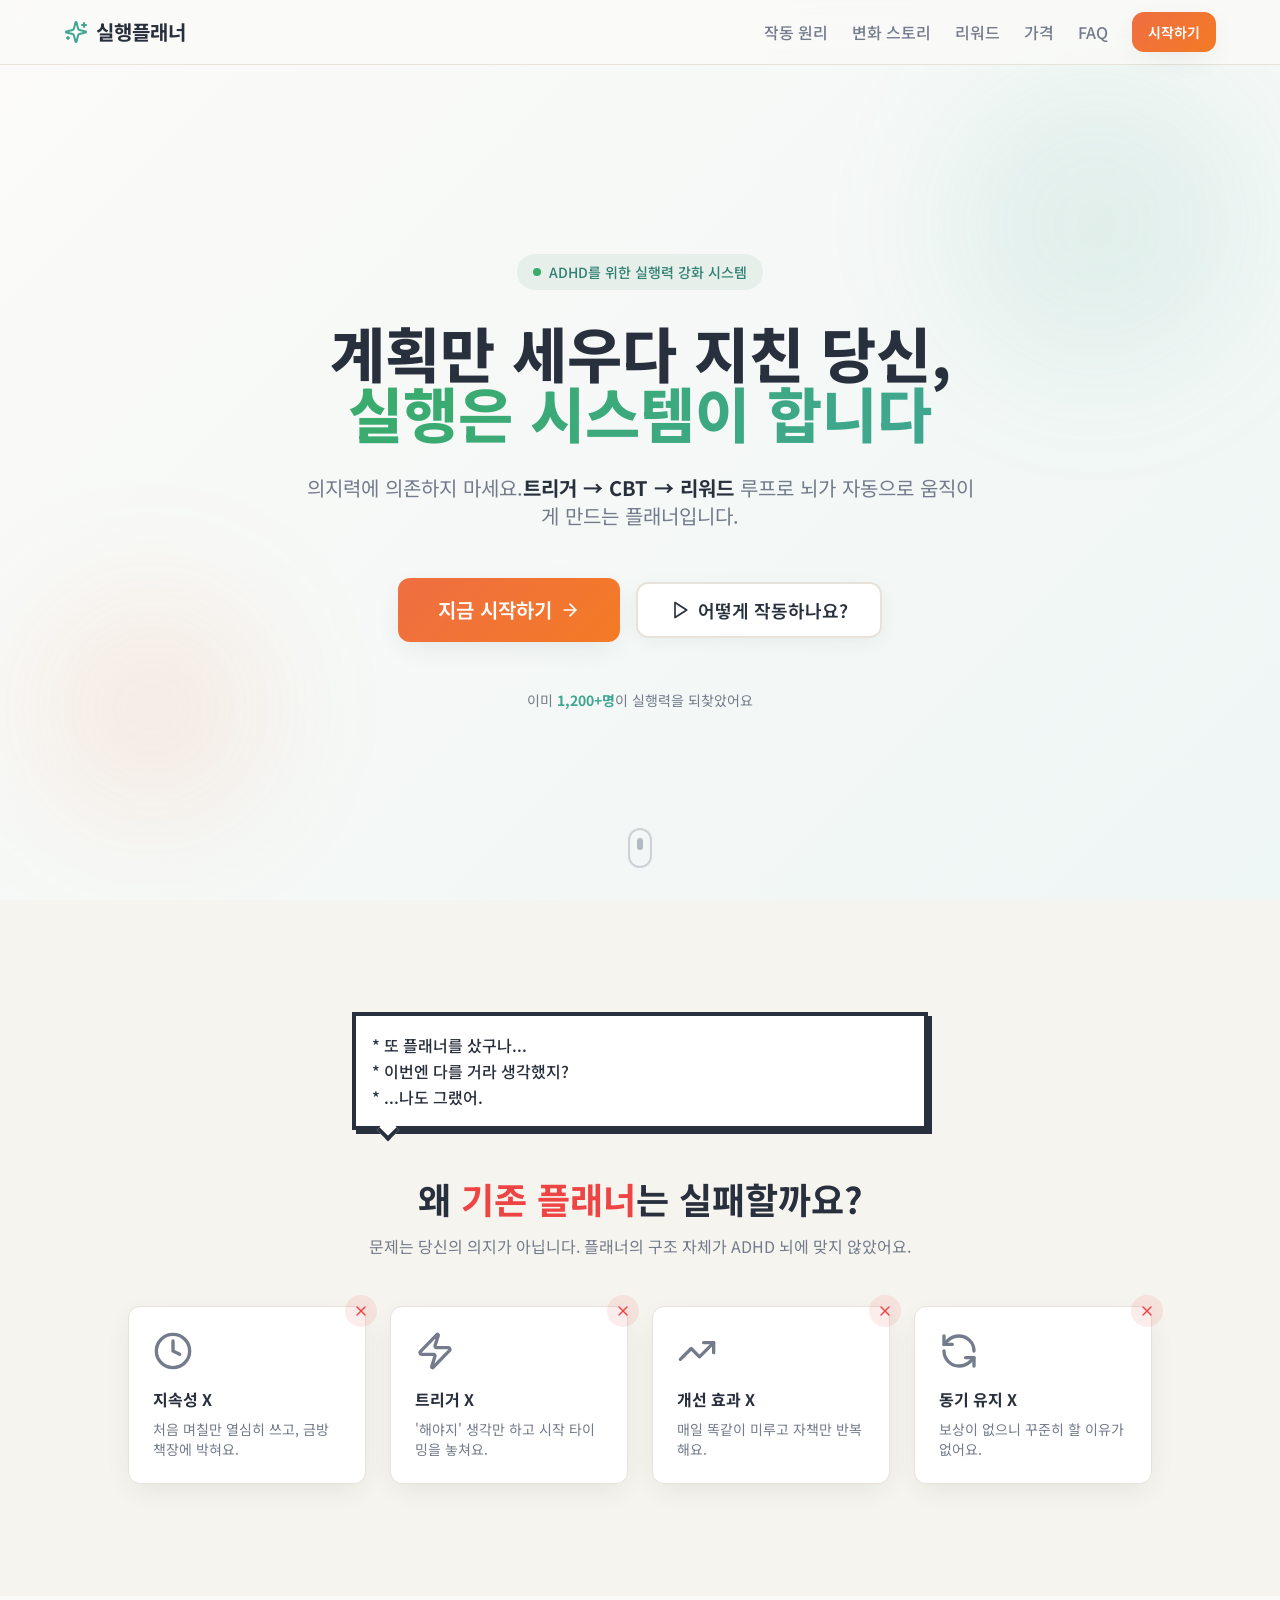
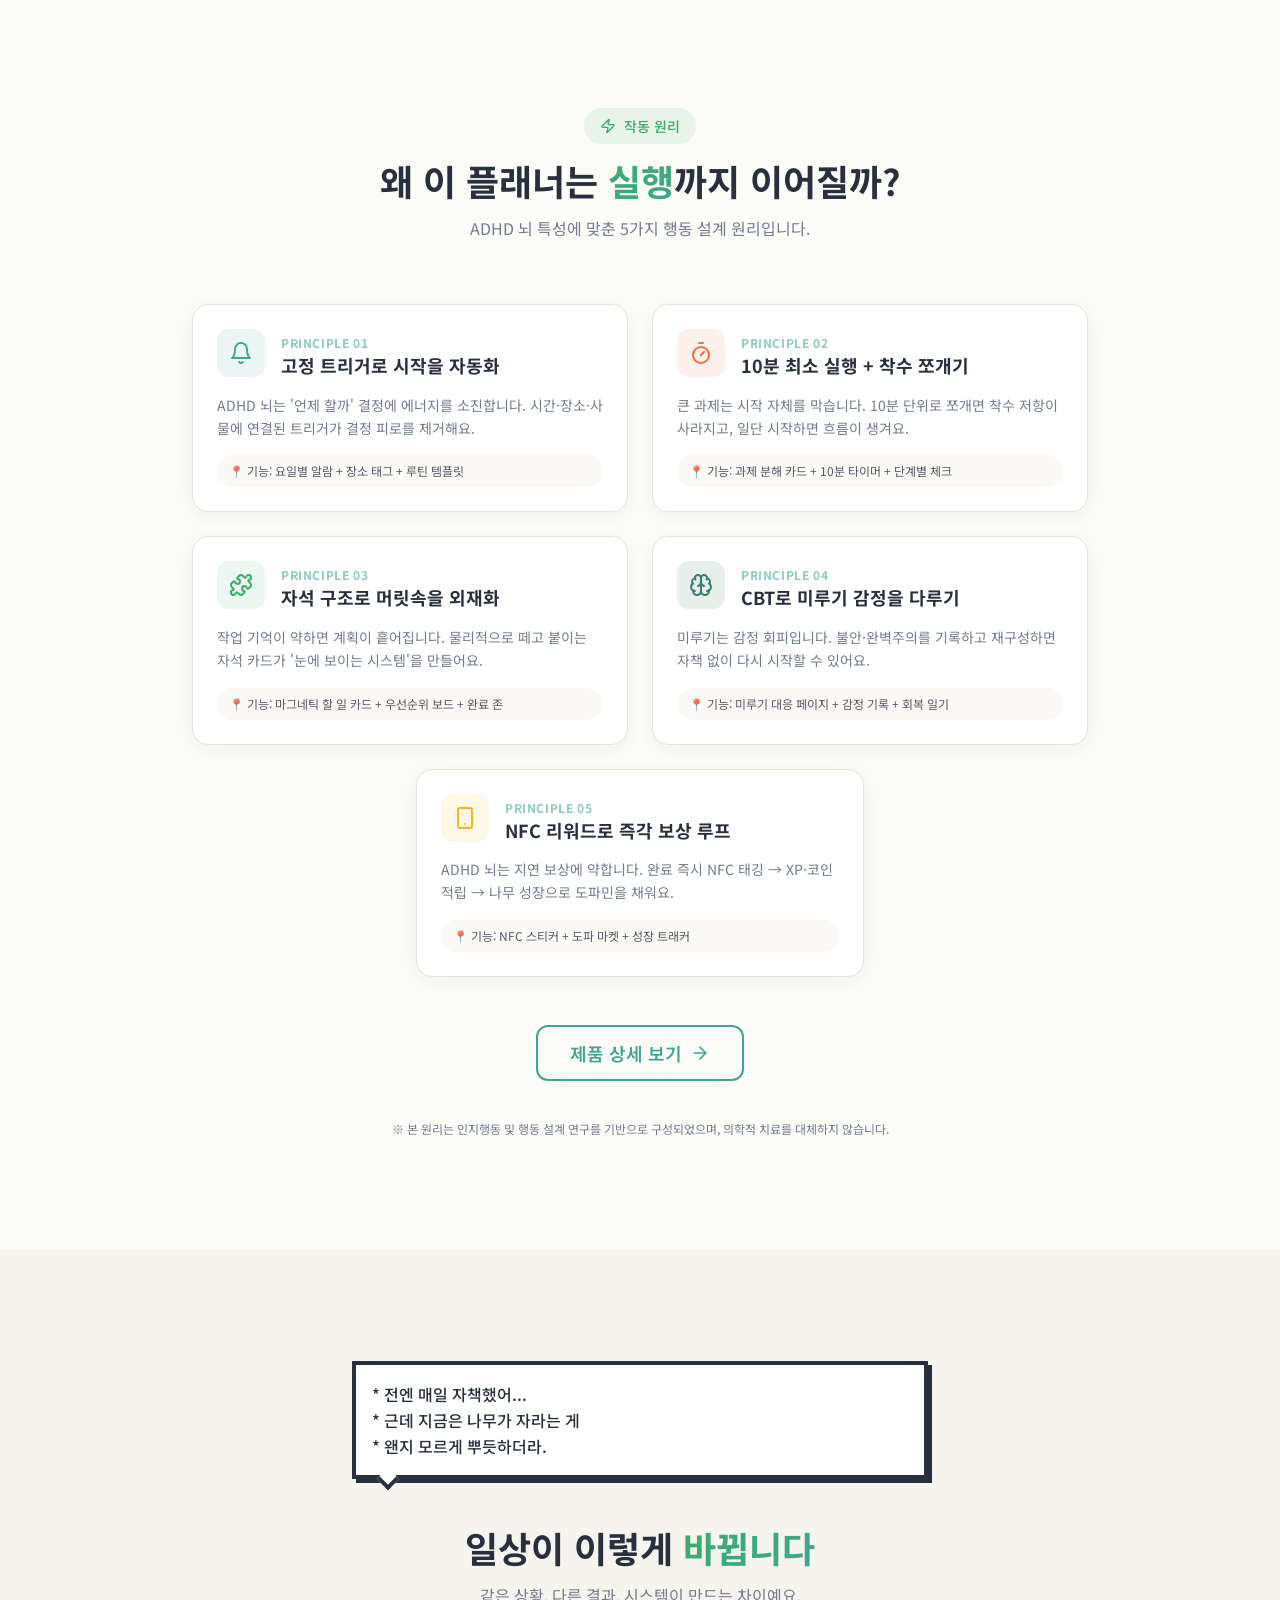
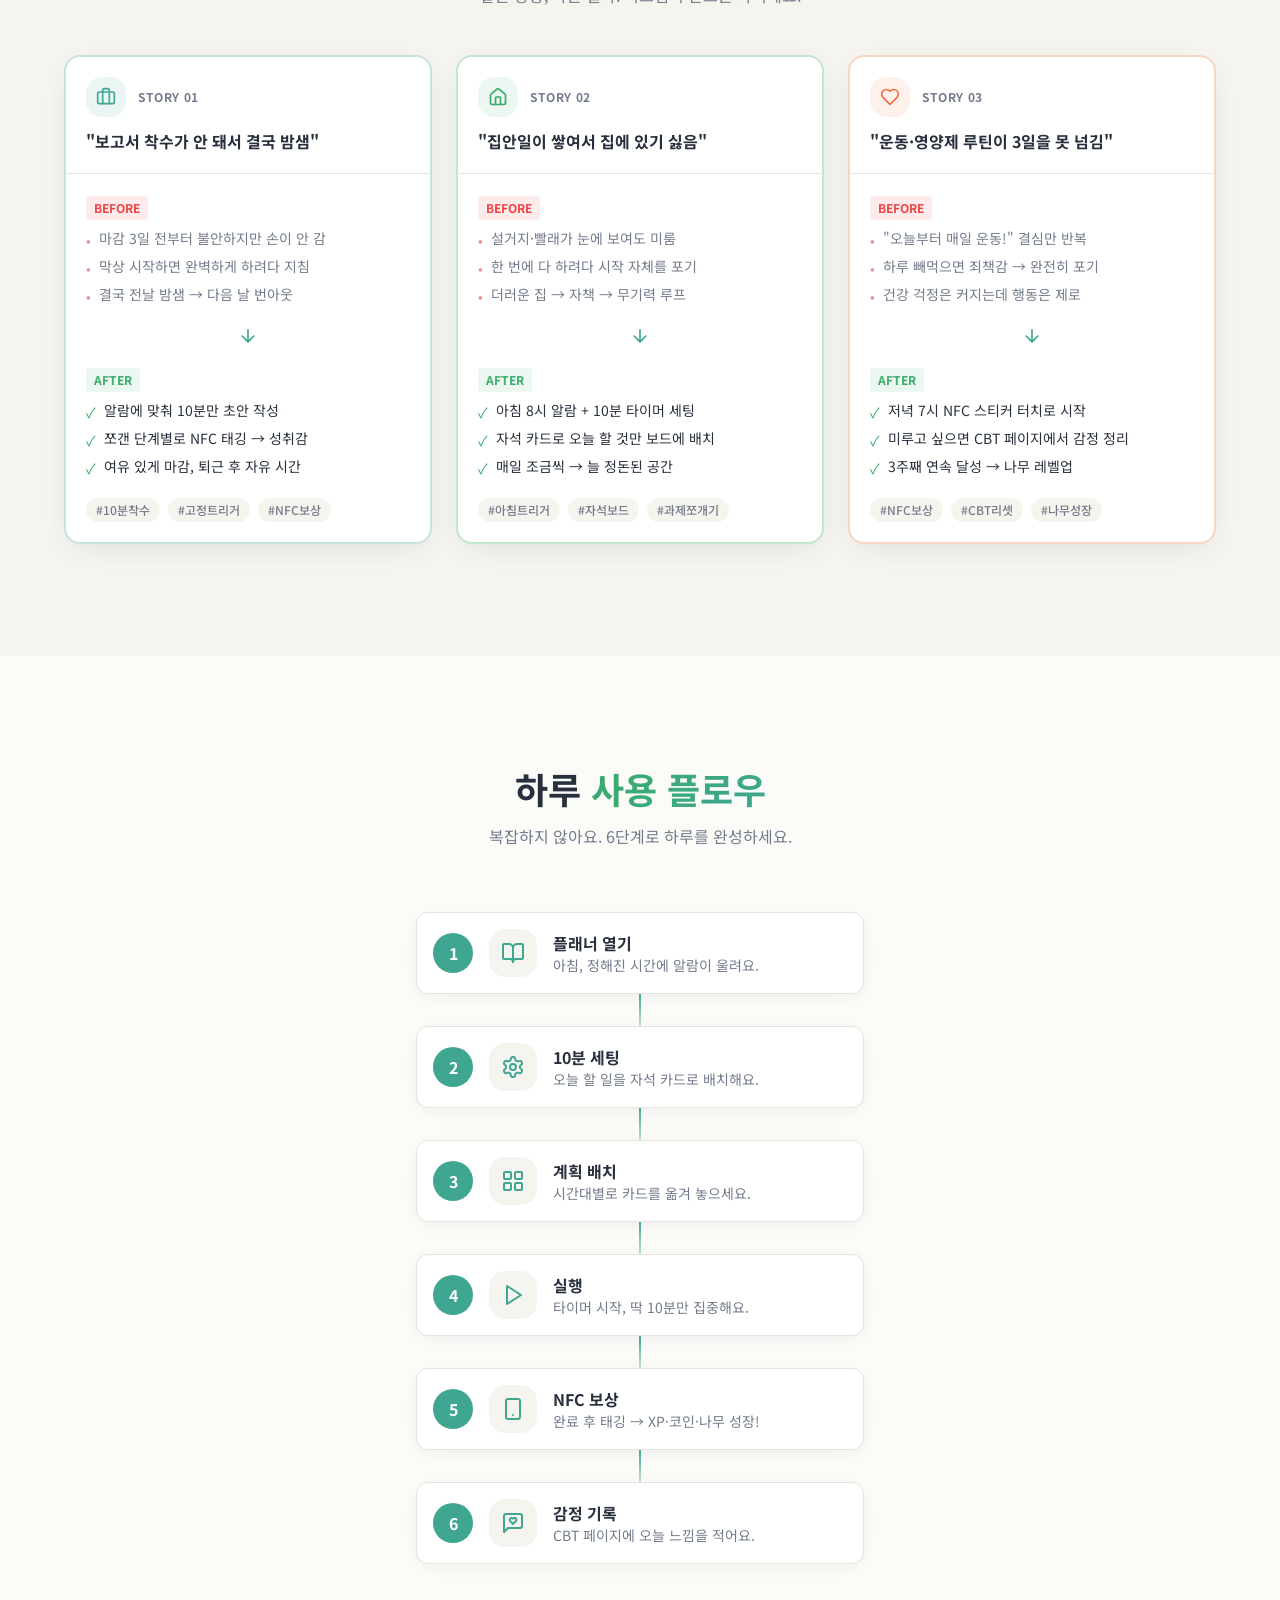
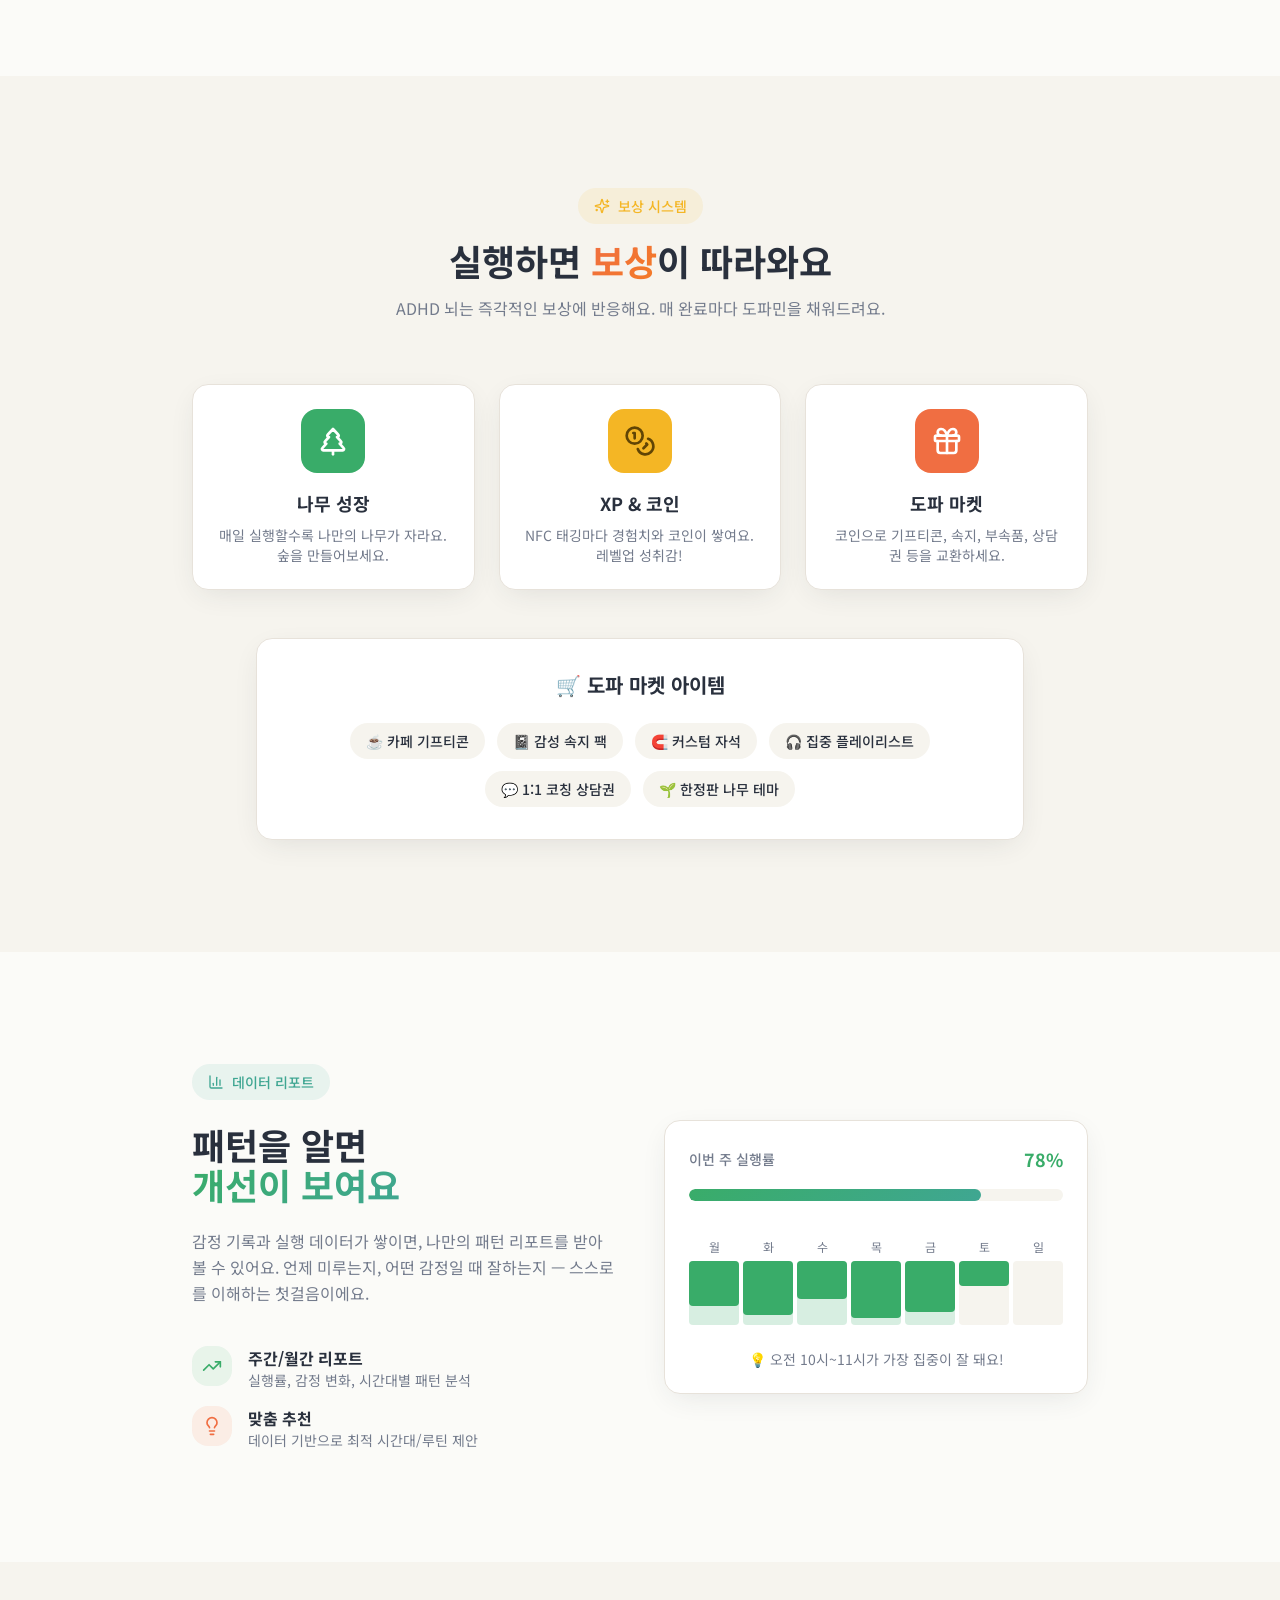
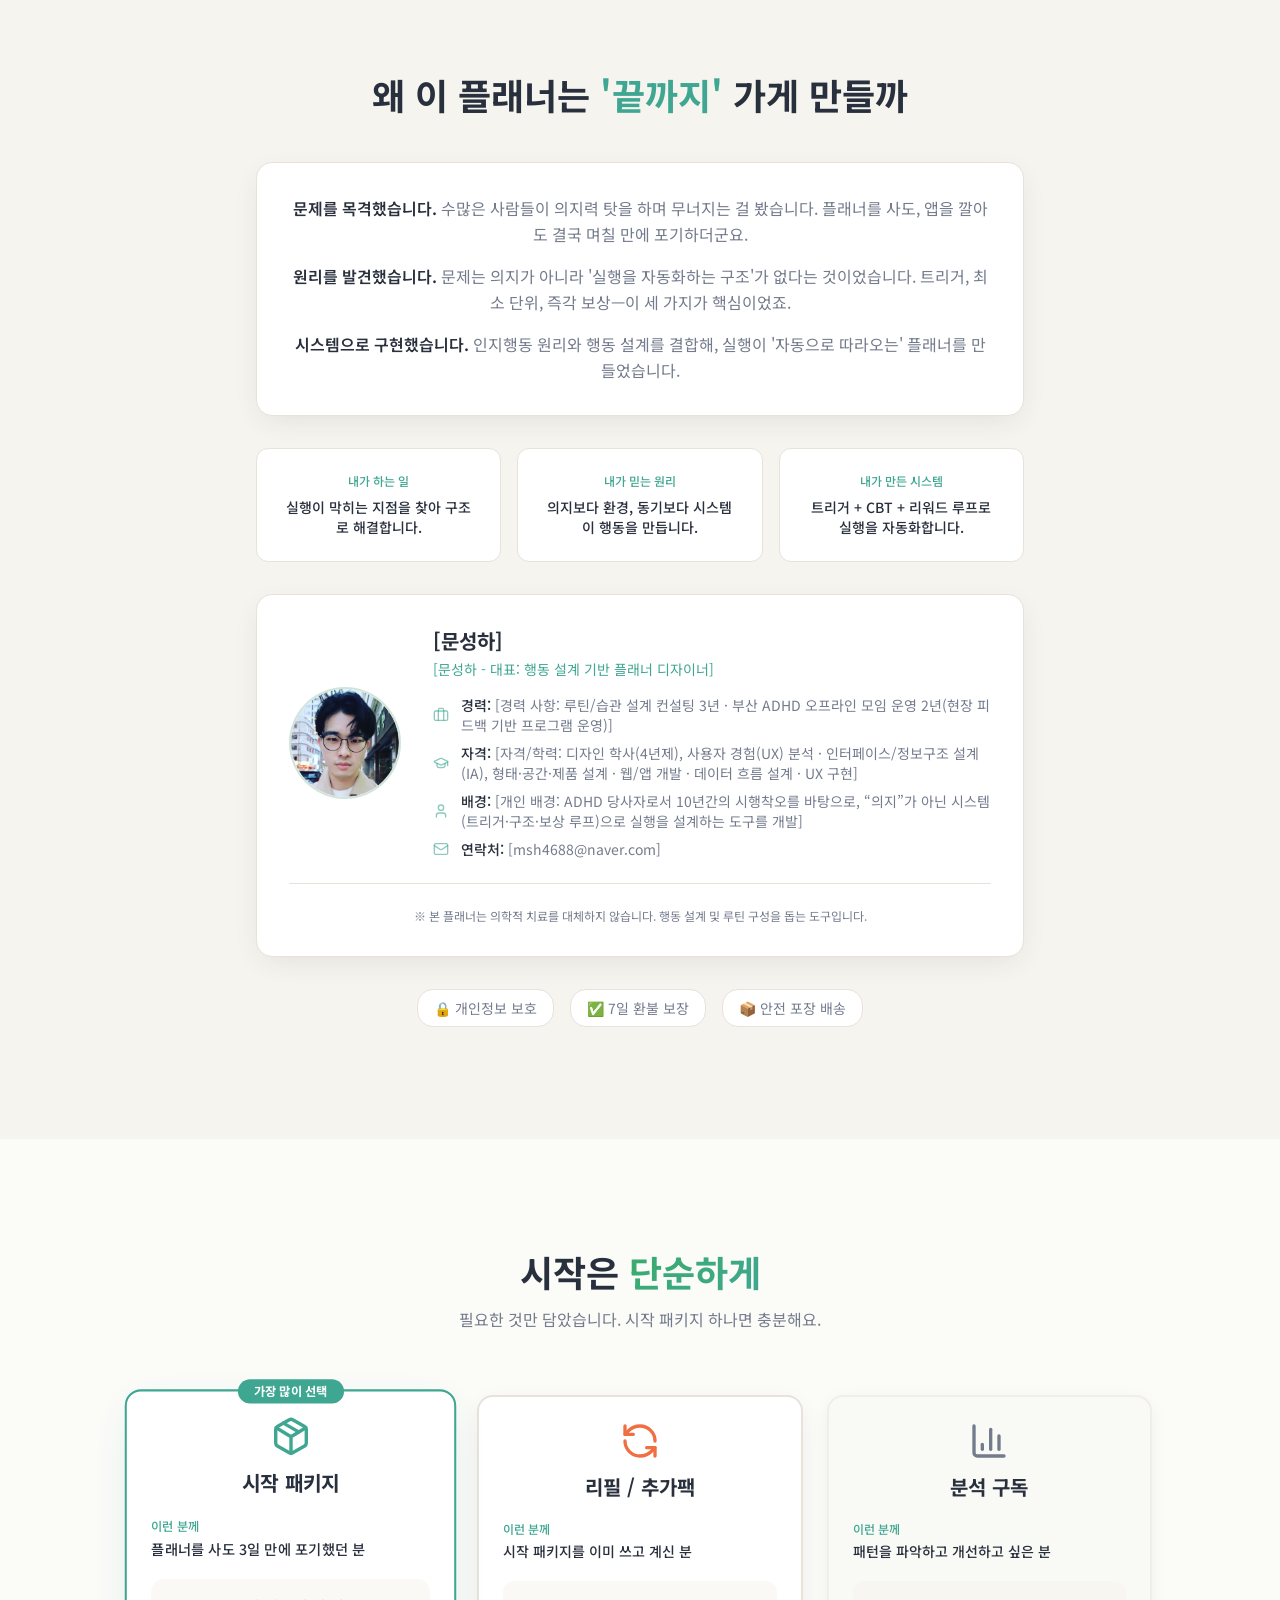
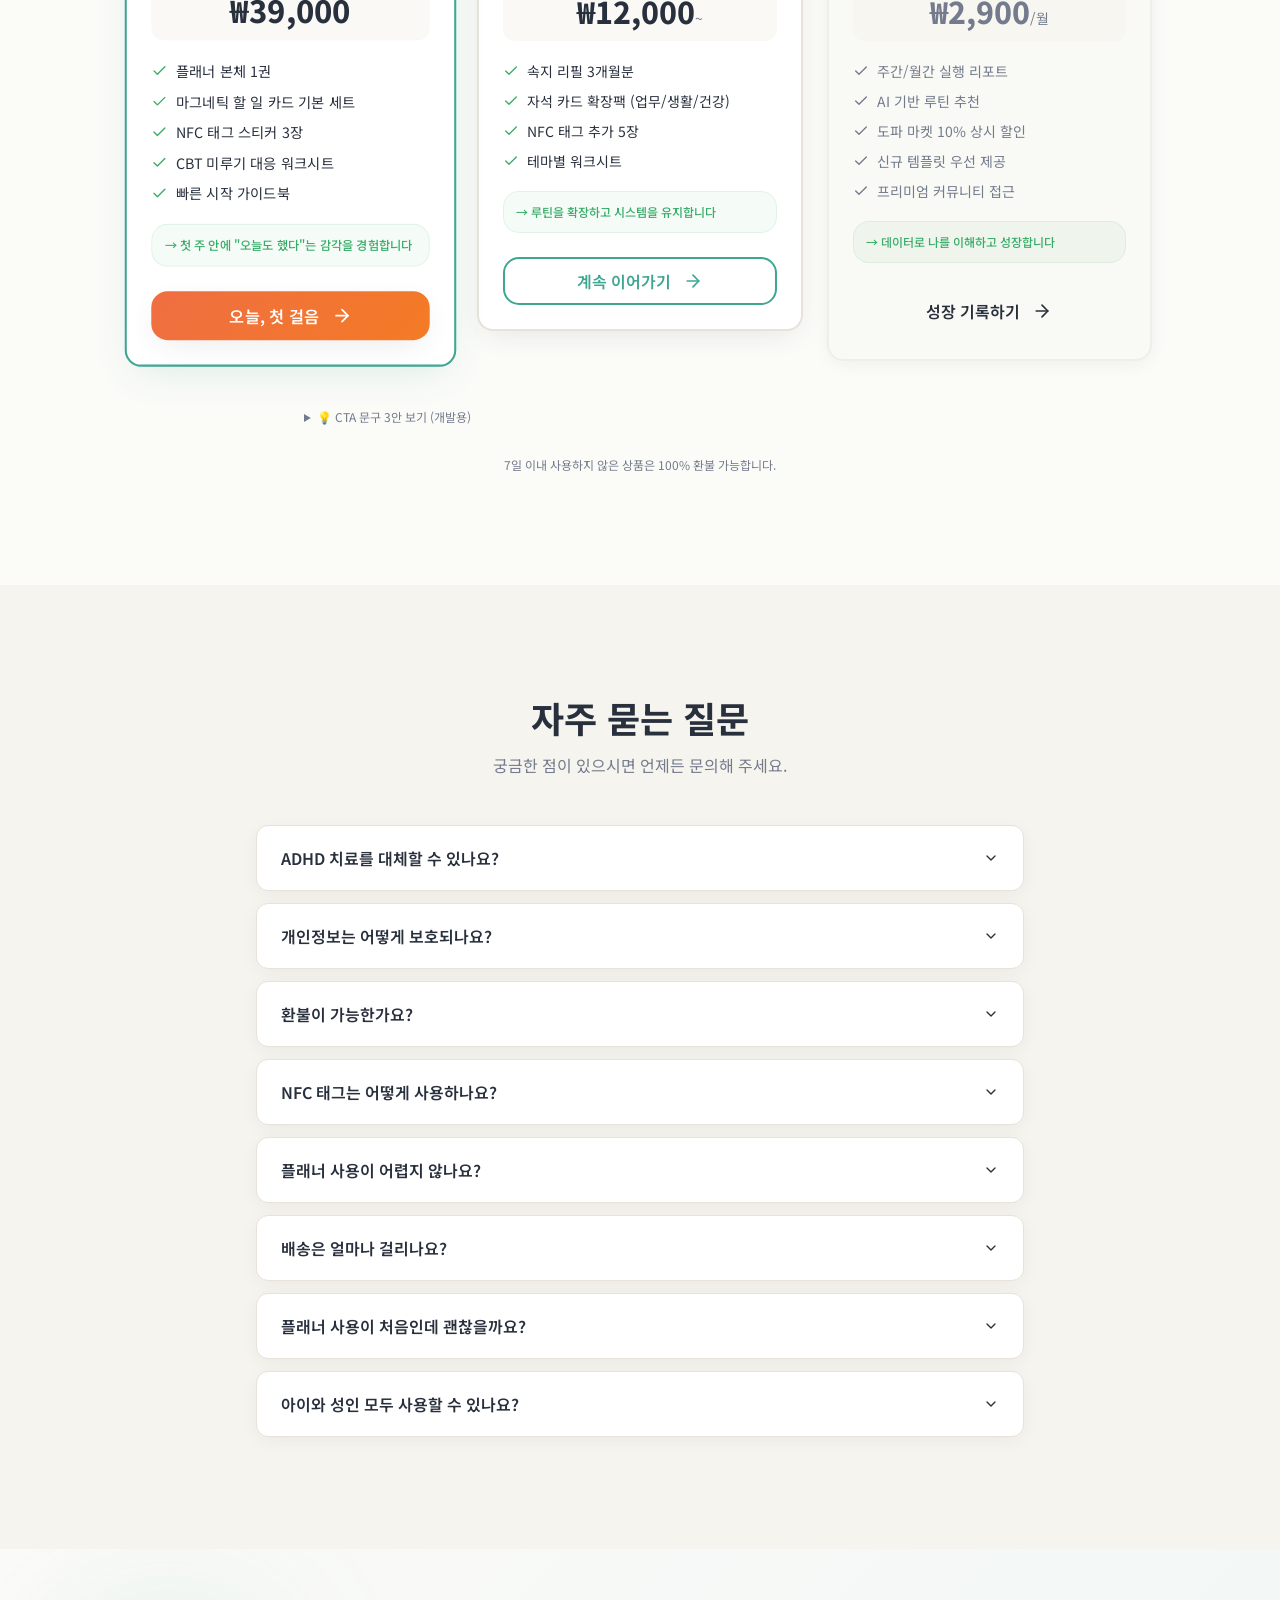
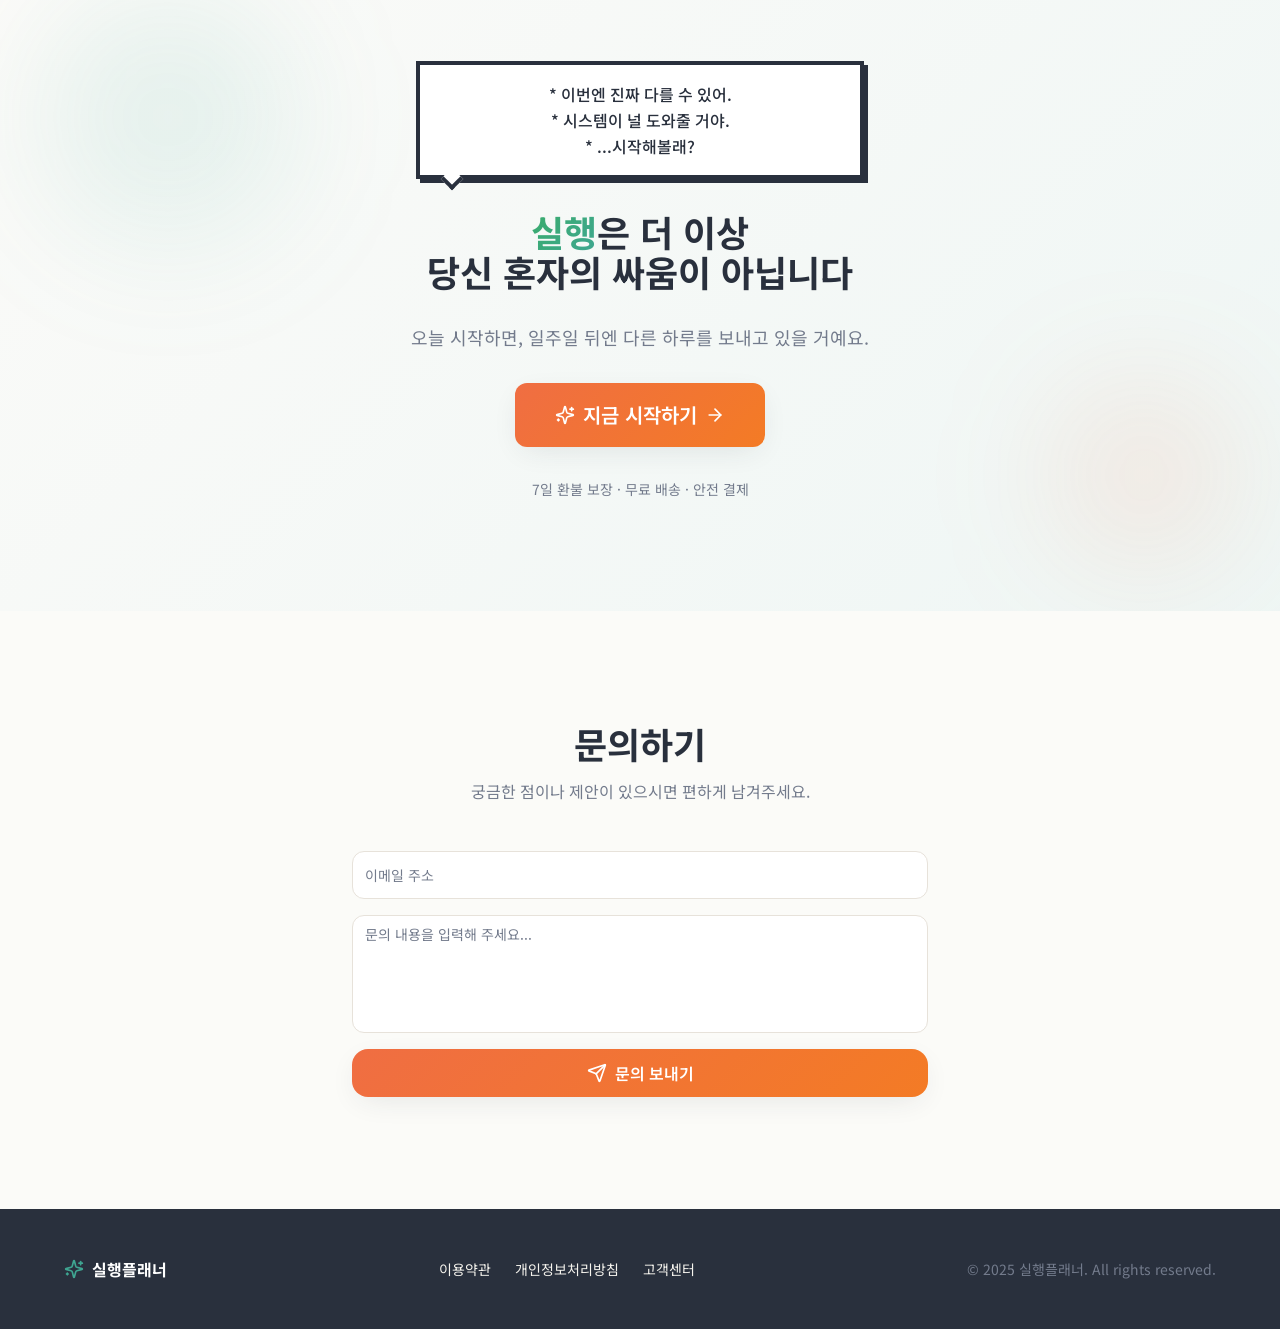
<file: index.html>
<!DOCTYPE html>
<html lang="ko">
  <head>
    <meta charset="UTF-8" />
    <meta name="viewport" content="width=device-width, initial-scale=1.0" />
    
    <!-- SEO -->
    <title>실행플래너 | ADHD를 위한 실행력 강화 시스템</title>
    <meta name="description" content="계획만 세우다 지친 당신을 위한 ADHD 맞춤 플래너. 트리거+CBT+리워드 루프로 실행을 자동화합니다. 의지력 대신 시스템에 맡기세요." />
    <meta name="keywords" content="ADHD, 플래너, 실행력, 집중력, 시간관리, CBT, 리워드, 습관형성" />
    <meta name="author" content="실행플래너" />
    
    <!-- Open Graph -->
    <meta property="og:type" content="website" />
    <meta property="og:title" content="실행플래너 | ADHD를 위한 실행력 강화 시스템" />
    <meta property="og:description" content="계획만 세우다 지친 당신을 위한 ADHD 맞춤 플래너. 트리거+CBT+리워드 루프로 실행을 자동화합니다." />
    <meta property="og:image" content="/og-image.png" />
    <meta property="og:url" content="https://실행플래너.com" />
    <meta property="og:locale" content="ko_KR" />
    
    <!-- Twitter Card -->
    <meta name="twitter:card" content="summary_large_image" />
    <meta name="twitter:title" content="실행플래너 | ADHD를 위한 실행력 강화 시스템" />
    <meta name="twitter:description" content="계획만 세우다 지친 당신을 위한 ADHD 맞춤 플래너." />
    
    <!-- Canonical -->
    <link rel="canonical" href="https://실행플래너.com" />
    
    <!-- Favicon -->
    <link rel="icon" type="image/x-icon" href="/favicon.ico" />
    
    <!-- Preconnect for fonts -->
    <link rel="preconnect" href="https://fonts.googleapis.com" />
    <link rel="preconnect" href="https://fonts.gstatic.com" crossorigin />
    <script type="module" crossorigin src="/assets/index-DpD6WYsN.js"></script>
    <link rel="stylesheet" crossorigin href="/assets/index-Cdec7Yc1.css">
  </head>
  <body>
    <div id="root"></div>
  </body>
</html>
</file>
<file: assets/index-Cdec7Yc1.css>
@import"https://fonts.googleapis.com/css2?family=Noto+Sans+KR:wght@400;500;600;700;800&display=swap";*,:before,:after{--tw-border-spacing-x: 0;--tw-border-spacing-y: 0;--tw-translate-x: 0;--tw-translate-y: 0;--tw-rotate: 0;--tw-skew-x: 0;--tw-skew-y: 0;--tw-scale-x: 1;--tw-scale-y: 1;--tw-pan-x: ;--tw-pan-y: ;--tw-pinch-zoom: ;--tw-scroll-snap-strictness: proximity;--tw-gradient-from-position: ;--tw-gradient-via-position: ;--tw-gradient-to-position: ;--tw-ordinal: ;--tw-slashed-zero: ;--tw-numeric-figure: ;--tw-numeric-spacing: ;--tw-numeric-fraction: ;--tw-ring-inset: ;--tw-ring-offset-width: 0px;--tw-ring-offset-color: #fff;--tw-ring-color: rgb(59 130 246 / .5);--tw-ring-offset-shadow: 0 0 #0000;--tw-ring-shadow: 0 0 #0000;--tw-shadow: 0 0 #0000;--tw-shadow-colored: 0 0 #0000;--tw-blur: ;--tw-brightness: ;--tw-contrast: ;--tw-grayscale: ;--tw-hue-rotate: ;--tw-invert: ;--tw-saturate: ;--tw-sepia: ;--tw-drop-shadow: ;--tw-backdrop-blur: ;--tw-backdrop-brightness: ;--tw-backdrop-contrast: ;--tw-backdrop-grayscale: ;--tw-backdrop-hue-rotate: ;--tw-backdrop-invert: ;--tw-backdrop-opacity: ;--tw-backdrop-saturate: ;--tw-backdrop-sepia: ;--tw-contain-size: ;--tw-contain-layout: ;--tw-contain-paint: ;--tw-contain-style: }::backdrop{--tw-border-spacing-x: 0;--tw-border-spacing-y: 0;--tw-translate-x: 0;--tw-translate-y: 0;--tw-rotate: 0;--tw-skew-x: 0;--tw-skew-y: 0;--tw-scale-x: 1;--tw-scale-y: 1;--tw-pan-x: ;--tw-pan-y: ;--tw-pinch-zoom: ;--tw-scroll-snap-strictness: proximity;--tw-gradient-from-position: ;--tw-gradient-via-position: ;--tw-gradient-to-position: ;--tw-ordinal: ;--tw-slashed-zero: ;--tw-numeric-figure: ;--tw-numeric-spacing: ;--tw-numeric-fraction: ;--tw-ring-inset: ;--tw-ring-offset-width: 0px;--tw-ring-offset-color: #fff;--tw-ring-color: rgb(59 130 246 / .5);--tw-ring-offset-shadow: 0 0 #0000;--tw-ring-shadow: 0 0 #0000;--tw-shadow: 0 0 #0000;--tw-shadow-colored: 0 0 #0000;--tw-blur: ;--tw-brightness: ;--tw-contrast: ;--tw-grayscale: ;--tw-hue-rotate: ;--tw-invert: ;--tw-saturate: ;--tw-sepia: ;--tw-drop-shadow: ;--tw-backdrop-blur: ;--tw-backdrop-brightness: ;--tw-backdrop-contrast: ;--tw-backdrop-grayscale: ;--tw-backdrop-hue-rotate: ;--tw-backdrop-invert: ;--tw-backdrop-opacity: ;--tw-backdrop-saturate: ;--tw-backdrop-sepia: ;--tw-contain-size: ;--tw-contain-layout: ;--tw-contain-paint: ;--tw-contain-style: }*,:before,:after{box-sizing:border-box;border-width:0;border-style:solid;border-color:#e5e7eb}:before,:after{--tw-content: ""}html,:host{line-height:1.5;-webkit-text-size-adjust:100%;-moz-tab-size:4;-o-tab-size:4;tab-size:4;font-family:Noto Sans KR,sans-serif;font-feature-settings:normal;font-variation-settings:normal;-webkit-tap-highlight-color:transparent}body{margin:0;line-height:inherit}hr{height:0;color:inherit;border-top-width:1px}abbr:where([title]){-webkit-text-decoration:underline dotted;text-decoration:underline dotted}h1,h2,h3,h4,h5,h6{font-size:inherit;font-weight:inherit}a{color:inherit;text-decoration:inherit}b,strong{font-weight:bolder}code,kbd,samp,pre{font-family:ui-monospace,SFMono-Regular,Menlo,Monaco,Consolas,Liberation Mono,Courier New,monospace;font-feature-settings:normal;font-variation-settings:normal;font-size:1em}small{font-size:80%}sub,sup{font-size:75%;line-height:0;position:relative;vertical-align:baseline}sub{bottom:-.25em}sup{top:-.5em}table{text-indent:0;border-color:inherit;border-collapse:collapse}button,input,optgroup,select,textarea{font-family:inherit;font-feature-settings:inherit;font-variation-settings:inherit;font-size:100%;font-weight:inherit;line-height:inherit;letter-spacing:inherit;color:inherit;margin:0;padding:0}button,select{text-transform:none}button,input:where([type=button]),input:where([type=reset]),input:where([type=submit]){-webkit-appearance:button;background-color:transparent;background-image:none}:-moz-focusring{outline:auto}:-moz-ui-invalid{box-shadow:none}progress{vertical-align:baseline}::-webkit-inner-spin-button,::-webkit-outer-spin-button{height:auto}[type=search]{-webkit-appearance:textfield;outline-offset:-2px}::-webkit-search-decoration{-webkit-appearance:none}::-webkit-file-upload-button{-webkit-appearance:button;font:inherit}summary{display:list-item}blockquote,dl,dd,h1,h2,h3,h4,h5,h6,hr,figure,p,pre{margin:0}fieldset{margin:0;padding:0}legend{padding:0}ol,ul,menu{list-style:none;margin:0;padding:0}dialog{padding:0}textarea{resize:vertical}input::-moz-placeholder,textarea::-moz-placeholder{opacity:1;color:#9ca3af}input::placeholder,textarea::placeholder{opacity:1;color:#9ca3af}button,[role=button]{cursor:pointer}:disabled{cursor:default}img,svg,video,canvas,audio,iframe,embed,object{display:block;vertical-align:middle}img,video{max-width:100%;height:auto}[hidden]:where(:not([hidden=until-found])){display:none}:root{--background: 45 30% 98%;--foreground: 220 20% 20%;--card: 0 0% 100%;--card-foreground: 220 20% 20%;--popover: 0 0% 100%;--popover-foreground: 220 20% 20%;--primary: 168 45% 45%;--primary-foreground: 0 0% 100%;--secondary: 150 20% 92%;--secondary-foreground: 168 45% 35%;--muted: 40 30% 95%;--muted-foreground: 220 10% 50%;--accent: 15 85% 60%;--accent-foreground: 0 0% 100%;--reward: 42 90% 55%;--reward-foreground: 42 90% 20%;--growth: 145 50% 45%;--growth-foreground: 0 0% 100%;--destructive: 0 84.2% 60.2%;--destructive-foreground: 210 40% 98%;--border: 40 20% 88%;--input: 40 20% 88%;--ring: 168 45% 45%;--radius: 1rem;--shadow-soft: 0 4px 20px -4px hsl(220 20% 20% / .08);--shadow-card: 0 8px 30px -8px hsl(220 20% 20% / .12);--shadow-hover: 0 12px 40px -12px hsl(168 45% 45% / .2);--gradient-hero: linear-gradient(135deg, hsl(45 30% 98%) 0%, hsl(168 30% 95%) 100%);--gradient-accent: linear-gradient(135deg, hsl(15 85% 60%) 0%, hsl(25 90% 55%) 100%);--gradient-growth: linear-gradient(135deg, hsl(145 50% 45%) 0%, hsl(168 45% 45%) 100%);--gradient-reward: linear-gradient(135deg, hsl(42 90% 55%) 0%, hsl(35 85% 50%) 100%);--sidebar-background: 0 0% 98%;--sidebar-foreground: 240 5.3% 26.1%;--sidebar-primary: 240 5.9% 10%;--sidebar-primary-foreground: 0 0% 98%;--sidebar-accent: 240 4.8% 95.9%;--sidebar-accent-foreground: 240 5.9% 10%;--sidebar-border: 220 13% 91%;--sidebar-ring: 217.2 91.2% 59.8%}.dark{--background: 220 20% 12%;--foreground: 45 30% 95%;--card: 220 20% 16%;--card-foreground: 45 30% 95%;--popover: 220 20% 16%;--popover-foreground: 45 30% 95%;--primary: 168 45% 50%;--primary-foreground: 220 20% 10%;--secondary: 220 15% 22%;--secondary-foreground: 168 45% 70%;--muted: 220 15% 20%;--muted-foreground: 220 10% 60%;--accent: 15 85% 55%;--accent-foreground: 0 0% 100%;--reward: 42 90% 55%;--reward-foreground: 42 90% 15%;--growth: 145 50% 50%;--growth-foreground: 220 20% 10%;--destructive: 0 62.8% 30.6%;--destructive-foreground: 210 40% 98%;--border: 220 15% 25%;--input: 220 15% 25%;--ring: 168 45% 50%;--shadow-soft: 0 4px 20px -4px hsl(0 0% 0% / .3);--shadow-card: 0 8px 30px -8px hsl(0 0% 0% / .4);--shadow-hover: 0 12px 40px -12px hsl(168 45% 45% / .3)}*{border-color:hsl(var(--border))}html{scroll-behavior:smooth}body{background-color:hsl(var(--background));color:hsl(var(--foreground));-webkit-font-smoothing:antialiased;-moz-osx-font-smoothing:grayscale;font-family:Noto Sans KR,sans-serif}.container{width:100%;margin-right:auto;margin-left:auto;padding-right:1.5rem;padding-left:1.5rem}@media (min-width: 640px){.container{max-width:640px}}@media (min-width: 768px){.container{max-width:768px}}@media (min-width: 1024px){.container{max-width:1024px}}@media (min-width: 1200px){.container{max-width:1200px}}.dialog-box{position:relative;border-radius:0;border-width:4px;border-color:hsl(var(--foreground));background-color:hsl(var(--card));padding:1rem;box-shadow:4px 4px hsl(var(--foreground))}.dialog-box:before{content:"";position:absolute;bottom:-.75rem;left:1.5rem;height:1rem;width:1rem;border-bottom-width:4px;border-right-width:4px;border-color:hsl(var(--foreground));background-color:hsl(var(--card));transform:rotate(45deg)}.flow-connector{margin-left:auto;margin-right:auto;height:2rem;width:.125rem;background-image:linear-gradient(to bottom,var(--tw-gradient-stops));--tw-gradient-from: hsl(var(--primary)) var(--tw-gradient-from-position);--tw-gradient-to: hsl(var(--primary) / 0) var(--tw-gradient-to-position);--tw-gradient-stops: var(--tw-gradient-from), var(--tw-gradient-to);--tw-gradient-to: hsl(var(--primary) / .3) var(--tw-gradient-to-position)}.sr-only{position:absolute;width:1px;height:1px;padding:0;margin:-1px;overflow:hidden;clip:rect(0,0,0,0);white-space:nowrap;border-width:0}.pointer-events-none{pointer-events:none}.pointer-events-auto{pointer-events:auto}.visible{visibility:visible}.invisible{visibility:hidden}.fixed{position:fixed}.absolute{position:absolute}.relative{position:relative}.inset-0{top:0;right:0;bottom:0;left:0}.inset-x-0{left:0;right:0}.inset-y-0{top:0;bottom:0}.-bottom-12{bottom:-3rem}.-left-12{left:-3rem}.-right-12{right:-3rem}.-right-3{right:-.75rem}.-top-12{top:-3rem}.-top-3{top:-.75rem}.bottom-0{bottom:0}.bottom-10{bottom:2.5rem}.bottom-20{bottom:5rem}.bottom-8{bottom:2rem}.left-0{left:0}.left-1{left:.25rem}.left-1\/2{left:50%}.left-10{left:2.5rem}.left-2{left:.5rem}.left-\[50\%\]{left:50%}.right-0{right:0}.right-1{right:.25rem}.right-10{right:2.5rem}.right-2{right:.5rem}.right-3{right:.75rem}.right-4{right:1rem}.top-0{top:0}.top-1\.5{top:.375rem}.top-1\/2{top:50%}.top-10{top:2.5rem}.top-2{top:.5rem}.top-20{top:5rem}.top-3\.5{top:.875rem}.top-4{top:1rem}.top-\[1px\]{top:1px}.top-\[50\%\]{top:50%}.top-\[60\%\]{top:60%}.top-full{top:100%}.z-10{z-index:10}.z-20{z-index:20}.z-50{z-index:50}.z-\[100\]{z-index:100}.z-\[1\]{z-index:1}.-mx-1{margin-left:-.25rem;margin-right:-.25rem}.mx-2{margin-left:.5rem;margin-right:.5rem}.mx-3\.5{margin-left:.875rem;margin-right:.875rem}.mx-auto{margin-left:auto;margin-right:auto}.my-0\.5{margin-top:.125rem;margin-bottom:.125rem}.my-1{margin-top:.25rem;margin-bottom:.25rem}.my-6{margin-top:1.5rem;margin-bottom:1.5rem}.-ml-4{margin-left:-1rem}.-mt-4{margin-top:-1rem}.mb-1{margin-bottom:.25rem}.mb-12{margin-bottom:3rem}.mb-16{margin-bottom:4rem}.mb-2{margin-bottom:.5rem}.mb-3{margin-bottom:.75rem}.mb-4{margin-bottom:1rem}.mb-5{margin-bottom:1.25rem}.mb-6{margin-bottom:1.5rem}.mb-8{margin-bottom:2rem}.ml-1{margin-left:.25rem}.ml-auto{margin-left:auto}.mr-1{margin-right:.25rem}.mr-2{margin-right:.5rem}.mt-0\.5{margin-top:.125rem}.mt-1{margin-top:.25rem}.mt-1\.5{margin-top:.375rem}.mt-10{margin-top:2.5rem}.mt-12{margin-top:3rem}.mt-2{margin-top:.5rem}.mt-24{margin-top:6rem}.mt-3{margin-top:.75rem}.mt-4{margin-top:1rem}.mt-6{margin-top:1.5rem}.mt-8{margin-top:2rem}.mt-auto{margin-top:auto}.block{display:block}.flex{display:flex}.inline-flex{display:inline-flex}.table{display:table}.grid{display:grid}.hidden{display:none}.aspect-\[4\/3\]{aspect-ratio:4/3}.aspect-square{aspect-ratio:1 / 1}.aspect-video{aspect-ratio:16 / 9}.size-4{width:1rem;height:1rem}.h-1\.5{height:.375rem}.h-10{height:2.5rem}.h-11{height:2.75rem}.h-12{height:3rem}.h-14{height:3.5rem}.h-16{height:4rem}.h-2{height:.5rem}.h-2\.5{height:.625rem}.h-20{height:5rem}.h-28{height:7rem}.h-3{height:.75rem}.h-3\.5{height:.875rem}.h-4{height:1rem}.h-48{height:12rem}.h-5{height:1.25rem}.h-56{height:14rem}.h-6{height:1.5rem}.h-64{height:16rem}.h-7{height:1.75rem}.h-72{height:18rem}.h-8{height:2rem}.h-9{height:2.25rem}.h-\[1px\]{height:1px}.h-\[400px\]{height:400px}.h-\[var\(--radix-navigation-menu-viewport-height\)\]{height:var(--radix-navigation-menu-viewport-height)}.h-\[var\(--radix-select-trigger-height\)\]{height:var(--radix-select-trigger-height)}.h-auto{height:auto}.h-full{height:100%}.h-px{height:1px}.h-svh{height:100svh}.max-h-96{max-height:24rem}.max-h-\[2450px\]{max-height:2450px}.max-h-\[300px\]{max-height:300px}.max-h-\[90vh\]{max-height:90vh}.max-h-screen{max-height:100vh}.min-h-0{min-height:0px}.min-h-\[80px\]{min-height:80px}.min-h-screen{min-height:100vh}.min-h-svh{min-height:100svh}.w-0{width:0px}.w-0\.5{width:.125rem}.w-1{width:.25rem}.w-1\.5{width:.375rem}.w-10{width:2.5rem}.w-11{width:2.75rem}.w-12{width:3rem}.w-16{width:4rem}.w-2{width:.5rem}.w-2\.5{width:.625rem}.w-20{width:5rem}.w-28{width:7rem}.w-3{width:.75rem}.w-3\.5{width:.875rem}.w-3\/4{width:75%}.w-4{width:1rem}.w-48{width:12rem}.w-5{width:1.25rem}.w-56{width:14rem}.w-6{width:1.5rem}.w-64{width:16rem}.w-7{width:1.75rem}.w-72{width:18rem}.w-8{width:2rem}.w-9{width:2.25rem}.w-\[--sidebar-width\]{width:var(--sidebar-width)}.w-\[100px\]{width:100px}.w-\[1px\]{width:1px}.w-\[78\%\]{width:78%}.w-auto{width:auto}.w-full{width:100%}.w-max{width:-moz-max-content;width:max-content}.w-px{width:1px}.min-w-0{min-width:0px}.min-w-5{min-width:1.25rem}.min-w-\[12rem\]{min-width:12rem}.min-w-\[200px\]{min-width:200px}.min-w-\[8rem\]{min-width:8rem}.min-w-\[var\(--radix-select-trigger-width\)\]{min-width:var(--radix-select-trigger-width)}.max-w-2xl{max-width:42rem}.max-w-3xl{max-width:48rem}.max-w-4xl{max-width:56rem}.max-w-5xl{max-width:64rem}.max-w-6xl{max-width:72rem}.max-w-\[--skeleton-width\]{max-width:var(--skeleton-width)}.max-w-\[200px\]{max-width:200px}.max-w-\[800px\]{max-width:800px}.max-w-lg{max-width:32rem}.max-w-max{max-width:-moz-max-content;max-width:max-content}.max-w-md{max-width:28rem}.max-w-xl{max-width:36rem}.flex-1{flex:1 1 0%}.shrink-0{flex-shrink:0}.grow{flex-grow:1}.grow-0{flex-grow:0}.basis-full{flex-basis:100%}.caption-bottom{caption-side:bottom}.border-collapse{border-collapse:collapse}.-translate-x-1\/2{--tw-translate-x: -50%;transform:translate(var(--tw-translate-x),var(--tw-translate-y)) rotate(var(--tw-rotate)) skew(var(--tw-skew-x)) skewY(var(--tw-skew-y)) scaleX(var(--tw-scale-x)) scaleY(var(--tw-scale-y))}.-translate-x-px{--tw-translate-x: -1px;transform:translate(var(--tw-translate-x),var(--tw-translate-y)) rotate(var(--tw-rotate)) skew(var(--tw-skew-x)) skewY(var(--tw-skew-y)) scaleX(var(--tw-scale-x)) scaleY(var(--tw-scale-y))}.-translate-y-1\/2{--tw-translate-y: -50%;transform:translate(var(--tw-translate-x),var(--tw-translate-y)) rotate(var(--tw-rotate)) skew(var(--tw-skew-x)) skewY(var(--tw-skew-y)) scaleX(var(--tw-scale-x)) scaleY(var(--tw-scale-y))}.translate-x-\[-50\%\]{--tw-translate-x: -50%;transform:translate(var(--tw-translate-x),var(--tw-translate-y)) rotate(var(--tw-rotate)) skew(var(--tw-skew-x)) skewY(var(--tw-skew-y)) scaleX(var(--tw-scale-x)) scaleY(var(--tw-scale-y))}.translate-x-px{--tw-translate-x: 1px;transform:translate(var(--tw-translate-x),var(--tw-translate-y)) rotate(var(--tw-rotate)) skew(var(--tw-skew-x)) skewY(var(--tw-skew-y)) scaleX(var(--tw-scale-x)) scaleY(var(--tw-scale-y))}.translate-y-\[-50\%\]{--tw-translate-y: -50%;transform:translate(var(--tw-translate-x),var(--tw-translate-y)) rotate(var(--tw-rotate)) skew(var(--tw-skew-x)) skewY(var(--tw-skew-y)) scaleX(var(--tw-scale-x)) scaleY(var(--tw-scale-y))}.rotate-45{--tw-rotate: 45deg;transform:translate(var(--tw-translate-x),var(--tw-translate-y)) rotate(var(--tw-rotate)) skew(var(--tw-skew-x)) skewY(var(--tw-skew-y)) scaleX(var(--tw-scale-x)) scaleY(var(--tw-scale-y))}.rotate-90{--tw-rotate: 90deg;transform:translate(var(--tw-translate-x),var(--tw-translate-y)) rotate(var(--tw-rotate)) skew(var(--tw-skew-x)) skewY(var(--tw-skew-y)) scaleX(var(--tw-scale-x)) scaleY(var(--tw-scale-y))}.scale-\[1\.02\]{--tw-scale-x: 1.02;--tw-scale-y: 1.02;transform:translate(var(--tw-translate-x),var(--tw-translate-y)) rotate(var(--tw-rotate)) skew(var(--tw-skew-x)) skewY(var(--tw-skew-y)) scaleX(var(--tw-scale-x)) scaleY(var(--tw-scale-y))}.transform{transform:translate(var(--tw-translate-x),var(--tw-translate-y)) rotate(var(--tw-rotate)) skew(var(--tw-skew-x)) skewY(var(--tw-skew-y)) scaleX(var(--tw-scale-x)) scaleY(var(--tw-scale-y))}@keyframes bounce{0%,to{transform:translateY(-25%);animation-timing-function:cubic-bezier(.8,0,1,1)}50%{transform:none;animation-timing-function:cubic-bezier(0,0,.2,1)}}.animate-bounce{animation:bounce 1s infinite}@keyframes pulse{50%{opacity:.5}}.animate-pulse{animation:pulse 2s cubic-bezier(.4,0,.6,1) infinite}.cursor-default{cursor:default}.cursor-pointer{cursor:pointer}.touch-none{touch-action:none}.select-none{-webkit-user-select:none;-moz-user-select:none;user-select:none}.resize-none{resize:none}.scroll-mt-16{scroll-margin-top:4rem}.scroll-mt-24{scroll-margin-top:6rem}.list-none{list-style-type:none}.grid-cols-1{grid-template-columns:repeat(1,minmax(0,1fr))}.grid-cols-2{grid-template-columns:repeat(2,minmax(0,1fr))}.grid-cols-3{grid-template-columns:repeat(3,minmax(0,1fr))}.grid-cols-7{grid-template-columns:repeat(7,minmax(0,1fr))}.flex-row{flex-direction:row}.flex-col{flex-direction:column}.flex-col-reverse{flex-direction:column-reverse}.flex-wrap{flex-wrap:wrap}.items-start{align-items:flex-start}.items-end{align-items:flex-end}.items-center{align-items:center}.items-stretch{align-items:stretch}.justify-center{justify-content:center}.justify-between{justify-content:space-between}.gap-1{gap:.25rem}.gap-1\.5{gap:.375rem}.gap-12{gap:3rem}.gap-2{gap:.5rem}.gap-3{gap:.75rem}.gap-4{gap:1rem}.gap-6{gap:1.5rem}.gap-8{gap:2rem}.space-x-1>:not([hidden])~:not([hidden]){--tw-space-x-reverse: 0;margin-right:calc(.25rem * var(--tw-space-x-reverse));margin-left:calc(.25rem * calc(1 - var(--tw-space-x-reverse)))}.space-x-4>:not([hidden])~:not([hidden]){--tw-space-x-reverse: 0;margin-right:calc(1rem * var(--tw-space-x-reverse));margin-left:calc(1rem * calc(1 - var(--tw-space-x-reverse)))}.space-y-1>:not([hidden])~:not([hidden]){--tw-space-y-reverse: 0;margin-top:calc(.25rem * calc(1 - var(--tw-space-y-reverse)));margin-bottom:calc(.25rem * var(--tw-space-y-reverse))}.space-y-1\.5>:not([hidden])~:not([hidden]){--tw-space-y-reverse: 0;margin-top:calc(.375rem * calc(1 - var(--tw-space-y-reverse)));margin-bottom:calc(.375rem * var(--tw-space-y-reverse))}.space-y-16>:not([hidden])~:not([hidden]){--tw-space-y-reverse: 0;margin-top:calc(4rem * calc(1 - var(--tw-space-y-reverse)));margin-bottom:calc(4rem * var(--tw-space-y-reverse))}.space-y-2>:not([hidden])~:not([hidden]){--tw-space-y-reverse: 0;margin-top:calc(.5rem * calc(1 - var(--tw-space-y-reverse)));margin-bottom:calc(.5rem * var(--tw-space-y-reverse))}.space-y-2\.5>:not([hidden])~:not([hidden]){--tw-space-y-reverse: 0;margin-top:calc(.625rem * calc(1 - var(--tw-space-y-reverse)));margin-bottom:calc(.625rem * var(--tw-space-y-reverse))}.space-y-3>:not([hidden])~:not([hidden]){--tw-space-y-reverse: 0;margin-top:calc(.75rem * calc(1 - var(--tw-space-y-reverse)));margin-bottom:calc(.75rem * var(--tw-space-y-reverse))}.space-y-4>:not([hidden])~:not([hidden]){--tw-space-y-reverse: 0;margin-top:calc(1rem * calc(1 - var(--tw-space-y-reverse)));margin-bottom:calc(1rem * var(--tw-space-y-reverse))}.space-y-6>:not([hidden])~:not([hidden]){--tw-space-y-reverse: 0;margin-top:calc(1.5rem * calc(1 - var(--tw-space-y-reverse)));margin-bottom:calc(1.5rem * var(--tw-space-y-reverse))}.space-y-8>:not([hidden])~:not([hidden]){--tw-space-y-reverse: 0;margin-top:calc(2rem * calc(1 - var(--tw-space-y-reverse)));margin-bottom:calc(2rem * var(--tw-space-y-reverse))}.overflow-auto{overflow:auto}.overflow-hidden{overflow:hidden}.overflow-y-auto{overflow-y:auto}.overflow-x-hidden{overflow-x:hidden}.whitespace-nowrap{white-space:nowrap}.break-words{overflow-wrap:break-word}.rounded{border-radius:.25rem}.rounded-2xl{border-radius:1rem}.rounded-\[2px\]{border-radius:2px}.rounded-\[inherit\]{border-radius:inherit}.rounded-full{border-radius:9999px}.rounded-lg{border-radius:var(--radius)}.rounded-md{border-radius:calc(var(--radius) - 4px)}.rounded-sm{border-radius:calc(var(--radius) - 8px)}.rounded-xl{border-radius:.75rem}.rounded-t-\[10px\]{border-top-left-radius:10px;border-top-right-radius:10px}.rounded-tl-sm{border-top-left-radius:calc(var(--radius) - 8px)}.border{border-width:1px}.border-2{border-width:2px}.border-\[1\.5px\]{border-width:1.5px}.border-y{border-top-width:1px;border-bottom-width:1px}.border-b{border-bottom-width:1px}.border-l{border-left-width:1px}.border-r{border-right-width:1px}.border-t{border-top-width:1px}.border-dashed{border-style:dashed}.border-none{border-style:none}.border-\[--color-border\]{border-color:var(--color-border)}.border-accent\/20{border-color:hsl(var(--accent) / .2)}.border-accent\/30{border-color:hsl(var(--accent) / .3)}.border-border{border-color:hsl(var(--border))}.border-border\/50{border-color:hsl(var(--border) / .5)}.border-destructive{border-color:hsl(var(--destructive))}.border-destructive\/50{border-color:hsl(var(--destructive) / .5)}.border-growth\/10{border-color:hsl(var(--growth) / .1)}.border-growth\/20{border-color:hsl(var(--growth) / .2)}.border-growth\/30{border-color:hsl(var(--growth) / .3)}.border-input{border-color:hsl(var(--input))}.border-muted-foreground\/30{border-color:hsl(var(--muted-foreground) / .3)}.border-primary{border-color:hsl(var(--primary))}.border-primary\/20{border-color:hsl(var(--primary) / .2)}.border-primary\/30{border-color:hsl(var(--primary) / .3)}.border-reward\/20{border-color:hsl(var(--reward) / .2)}.border-secondary{border-color:hsl(var(--secondary))}.border-sidebar-border{border-color:hsl(var(--sidebar-border))}.border-transparent{border-color:transparent}.border-l-transparent{border-left-color:transparent}.border-t-transparent{border-top-color:transparent}.bg-\[--color-bg\]{background-color:var(--color-bg)}.bg-accent{background-color:hsl(var(--accent))}.bg-accent\/10{background-color:hsl(var(--accent) / .1)}.bg-background{background-color:hsl(var(--background))}.bg-background\/80{background-color:hsl(var(--background) / .8)}.bg-black\/80{background-color:#000c}.bg-border{background-color:hsl(var(--border))}.bg-card{background-color:hsl(var(--card))}.bg-destructive{background-color:hsl(var(--destructive))}.bg-destructive\/10{background-color:hsl(var(--destructive) / .1)}.bg-foreground{background-color:hsl(var(--foreground))}.bg-growth{background-color:hsl(var(--growth))}.bg-growth\/10{background-color:hsl(var(--growth) / .1)}.bg-growth\/20{background-color:hsl(var(--growth) / .2)}.bg-growth\/5{background-color:hsl(var(--growth) / .05)}.bg-muted{background-color:hsl(var(--muted))}.bg-muted-foreground\/50{background-color:hsl(var(--muted-foreground) / .5)}.bg-muted\/30{background-color:hsl(var(--muted) / .3)}.bg-muted\/50{background-color:hsl(var(--muted) / .5)}.bg-popover{background-color:hsl(var(--popover))}.bg-primary{background-color:hsl(var(--primary))}.bg-primary\/10{background-color:hsl(var(--primary) / .1)}.bg-primary\/30{background-color:hsl(var(--primary) / .3)}.bg-primary\/5{background-color:hsl(var(--primary) / .05)}.bg-reward{background-color:hsl(var(--reward))}.bg-reward\/10{background-color:hsl(var(--reward) / .1)}.bg-secondary{background-color:hsl(var(--secondary))}.bg-secondary\/30{background-color:hsl(var(--secondary) / .3)}.bg-secondary\/50{background-color:hsl(var(--secondary) / .5)}.bg-sidebar{background-color:hsl(var(--sidebar-background))}.bg-sidebar-border{background-color:hsl(var(--sidebar-border))}.bg-transparent{background-color:transparent}.bg-gradient-to-b{background-image:linear-gradient(to bottom,var(--tw-gradient-stops))}.bg-gradient-to-t{background-image:linear-gradient(to top,var(--tw-gradient-stops))}.from-primary\/5{--tw-gradient-from: hsl(var(--primary) / .05) var(--tw-gradient-from-position);--tw-gradient-to: hsl(var(--primary) / 0) var(--tw-gradient-to-position);--tw-gradient-stops: var(--tw-gradient-from), var(--tw-gradient-to)}.to-background{--tw-gradient-to: hsl(var(--background)) var(--tw-gradient-to-position)}.fill-current{fill:currentColor}.object-contain{-o-object-fit:contain;object-fit:contain}.object-cover{-o-object-fit:cover;object-fit:cover}.p-0{padding:0}.p-1{padding:.25rem}.p-2{padding:.5rem}.p-3{padding:.75rem}.p-4{padding:1rem}.p-5{padding:1.25rem}.p-6{padding:1.5rem}.p-8{padding:2rem}.p-\[1px\]{padding:1px}.px-1{padding-left:.25rem;padding-right:.25rem}.px-10{padding-left:2.5rem;padding-right:2.5rem}.px-2{padding-left:.5rem;padding-right:.5rem}.px-2\.5{padding-left:.625rem;padding-right:.625rem}.px-3{padding-left:.75rem;padding-right:.75rem}.px-4{padding-left:1rem;padding-right:1rem}.px-5{padding-left:1.25rem;padding-right:1.25rem}.px-6{padding-left:1.5rem;padding-right:1.5rem}.px-8{padding-left:2rem;padding-right:2rem}.py-0\.5{padding-top:.125rem;padding-bottom:.125rem}.py-1{padding-top:.25rem;padding-bottom:.25rem}.py-1\.5{padding-top:.375rem;padding-bottom:.375rem}.py-12{padding-top:3rem;padding-bottom:3rem}.py-16{padding-top:4rem;padding-bottom:4rem}.py-2{padding-top:.5rem;padding-bottom:.5rem}.py-20{padding-top:5rem;padding-bottom:5rem}.py-3{padding-top:.75rem;padding-bottom:.75rem}.py-4{padding-top:1rem;padding-bottom:1rem}.py-5{padding-top:1.25rem;padding-bottom:1.25rem}.py-6{padding-top:1.5rem;padding-bottom:1.5rem}.pb-16{padding-bottom:4rem}.pb-3{padding-bottom:.75rem}.pb-4{padding-bottom:1rem}.pb-5{padding-bottom:1.25rem}.pl-2\.5{padding-left:.625rem}.pl-4{padding-left:1rem}.pl-7{padding-left:1.75rem}.pl-8{padding-left:2rem}.pr-2{padding-right:.5rem}.pr-2\.5{padding-right:.625rem}.pr-8{padding-right:2rem}.pt-0{padding-top:0}.pt-1{padding-top:.25rem}.pt-16{padding-top:4rem}.pt-2{padding-top:.5rem}.pt-24{padding-top:6rem}.pt-3{padding-top:.75rem}.pt-4{padding-top:1rem}.pt-6{padding-top:1.5rem}.text-left{text-align:left}.text-center{text-align:center}.align-middle{vertical-align:middle}.font-mono{font-family:ui-monospace,SFMono-Regular,Menlo,Monaco,Consolas,Liberation Mono,Courier New,monospace}.text-2xl{font-size:1.5rem;line-height:2rem}.text-3xl{font-size:1.875rem;line-height:2.25rem}.text-4xl{font-size:2.25rem;line-height:2.5rem}.text-\[0\.8rem\]{font-size:.8rem}.text-base{font-size:1rem;line-height:1.5rem}.text-lg{font-size:1.125rem;line-height:1.75rem}.text-sm{font-size:.875rem;line-height:1.25rem}.text-xl{font-size:1.25rem;line-height:1.75rem}.text-xs{font-size:.75rem;line-height:1rem}.font-bold{font-weight:700}.font-extrabold{font-weight:800}.font-medium{font-weight:500}.font-normal{font-weight:400}.font-semibold{font-weight:600}.italic{font-style:italic}.tabular-nums{--tw-numeric-spacing: tabular-nums;font-variant-numeric:var(--tw-ordinal) var(--tw-slashed-zero) var(--tw-numeric-figure) var(--tw-numeric-spacing) var(--tw-numeric-fraction)}.leading-none{line-height:1}.leading-relaxed{line-height:1.625}.leading-snug{line-height:1.375}.leading-tight{line-height:1.25}.tracking-tight{letter-spacing:-.025em}.tracking-wider{letter-spacing:.05em}.tracking-widest{letter-spacing:.1em}.text-accent{color:hsl(var(--accent))}.text-accent-foreground{color:hsl(var(--accent-foreground))}.text-card{color:hsl(var(--card))}.text-card-foreground{color:hsl(var(--card-foreground))}.text-current{color:currentColor}.text-destructive{color:hsl(var(--destructive))}.text-destructive-foreground{color:hsl(var(--destructive-foreground))}.text-destructive\/60{color:hsl(var(--destructive) / .6)}.text-foreground{color:hsl(var(--foreground))}.text-foreground\/50{color:hsl(var(--foreground) / .5)}.text-foreground\/80{color:hsl(var(--foreground) / .8)}.text-growth{color:hsl(var(--growth))}.text-growth-foreground{color:hsl(var(--growth-foreground))}.text-muted{color:hsl(var(--muted))}.text-muted-foreground{color:hsl(var(--muted-foreground))}.text-muted-foreground\/50{color:hsl(var(--muted-foreground) / .5)}.text-muted-foreground\/60{color:hsl(var(--muted-foreground) / .6)}.text-popover-foreground{color:hsl(var(--popover-foreground))}.text-primary{color:hsl(var(--primary))}.text-primary-foreground{color:hsl(var(--primary-foreground))}.text-primary\/60{color:hsl(var(--primary) / .6)}.text-reward{color:hsl(var(--reward))}.text-reward-foreground{color:hsl(var(--reward-foreground))}.text-secondary-foreground{color:hsl(var(--secondary-foreground))}.text-sidebar-foreground{color:hsl(var(--sidebar-foreground))}.text-sidebar-foreground\/70{color:hsl(var(--sidebar-foreground) / .7)}.underline{text-decoration-line:underline}.underline-offset-4{text-underline-offset:4px}.opacity-0{opacity:0}.opacity-50{opacity:.5}.opacity-60{opacity:.6}.opacity-70{opacity:.7}.opacity-90{opacity:.9}.shadow-\[0_0_0_1px_hsl\(var\(--sidebar-border\)\)\]{--tw-shadow: 0 0 0 1px hsl(var(--sidebar-border));--tw-shadow-colored: 0 0 0 1px var(--tw-shadow-color);box-shadow:var(--tw-ring-offset-shadow, 0 0 #0000),var(--tw-ring-shadow, 0 0 #0000),var(--tw-shadow)}.shadow-lg{--tw-shadow: 0 10px 15px -3px rgb(0 0 0 / .1), 0 4px 6px -4px rgb(0 0 0 / .1);--tw-shadow-colored: 0 10px 15px -3px var(--tw-shadow-color), 0 4px 6px -4px var(--tw-shadow-color);box-shadow:var(--tw-ring-offset-shadow, 0 0 #0000),var(--tw-ring-shadow, 0 0 #0000),var(--tw-shadow)}.shadow-md{--tw-shadow: 0 4px 6px -1px rgb(0 0 0 / .1), 0 2px 4px -2px rgb(0 0 0 / .1);--tw-shadow-colored: 0 4px 6px -1px var(--tw-shadow-color), 0 2px 4px -2px var(--tw-shadow-color);box-shadow:var(--tw-ring-offset-shadow, 0 0 #0000),var(--tw-ring-shadow, 0 0 #0000),var(--tw-shadow)}.shadow-none{--tw-shadow: 0 0 #0000;--tw-shadow-colored: 0 0 #0000;box-shadow:var(--tw-ring-offset-shadow, 0 0 #0000),var(--tw-ring-shadow, 0 0 #0000),var(--tw-shadow)}.shadow-sm{--tw-shadow: 0 1px 2px 0 rgb(0 0 0 / .05);--tw-shadow-colored: 0 1px 2px 0 var(--tw-shadow-color);box-shadow:var(--tw-ring-offset-shadow, 0 0 #0000),var(--tw-ring-shadow, 0 0 #0000),var(--tw-shadow)}.shadow-xl{--tw-shadow: 0 20px 25px -5px rgb(0 0 0 / .1), 0 8px 10px -6px rgb(0 0 0 / .1);--tw-shadow-colored: 0 20px 25px -5px var(--tw-shadow-color), 0 8px 10px -6px var(--tw-shadow-color);box-shadow:var(--tw-ring-offset-shadow, 0 0 #0000),var(--tw-ring-shadow, 0 0 #0000),var(--tw-shadow)}.shadow-card{--tw-shadow-color: hsl(var(--card));--tw-shadow: var(--tw-shadow-colored)}.outline-none{outline:2px solid transparent;outline-offset:2px}.outline{outline-style:solid}.ring-0{--tw-ring-offset-shadow: var(--tw-ring-inset) 0 0 0 var(--tw-ring-offset-width) var(--tw-ring-offset-color);--tw-ring-shadow: var(--tw-ring-inset) 0 0 0 calc(0px + var(--tw-ring-offset-width)) var(--tw-ring-color);box-shadow:var(--tw-ring-offset-shadow),var(--tw-ring-shadow),var(--tw-shadow, 0 0 #0000)}.ring-2{--tw-ring-offset-shadow: var(--tw-ring-inset) 0 0 0 var(--tw-ring-offset-width) var(--tw-ring-offset-color);--tw-ring-shadow: var(--tw-ring-inset) 0 0 0 calc(2px + var(--tw-ring-offset-width)) var(--tw-ring-color);box-shadow:var(--tw-ring-offset-shadow),var(--tw-ring-shadow),var(--tw-shadow, 0 0 #0000)}.ring-primary\/20{--tw-ring-color: hsl(var(--primary) / .2)}.ring-primary\/30{--tw-ring-color: hsl(var(--primary) / .3)}.ring-ring{--tw-ring-color: hsl(var(--ring))}.ring-sidebar-ring{--tw-ring-color: hsl(var(--sidebar-ring))}.ring-offset-background{--tw-ring-offset-color: hsl(var(--background))}.blur-3xl{--tw-blur: blur(64px);filter:var(--tw-blur) var(--tw-brightness) var(--tw-contrast) var(--tw-grayscale) var(--tw-hue-rotate) var(--tw-invert) var(--tw-saturate) var(--tw-sepia) var(--tw-drop-shadow)}.filter{filter:var(--tw-blur) var(--tw-brightness) var(--tw-contrast) var(--tw-grayscale) var(--tw-hue-rotate) var(--tw-invert) var(--tw-saturate) var(--tw-sepia) var(--tw-drop-shadow)}.backdrop-blur-md{--tw-backdrop-blur: blur(12px);-webkit-backdrop-filter:var(--tw-backdrop-blur) var(--tw-backdrop-brightness) var(--tw-backdrop-contrast) var(--tw-backdrop-grayscale) var(--tw-backdrop-hue-rotate) var(--tw-backdrop-invert) var(--tw-backdrop-opacity) var(--tw-backdrop-saturate) var(--tw-backdrop-sepia);backdrop-filter:var(--tw-backdrop-blur) var(--tw-backdrop-brightness) var(--tw-backdrop-contrast) var(--tw-backdrop-grayscale) var(--tw-backdrop-hue-rotate) var(--tw-backdrop-invert) var(--tw-backdrop-opacity) var(--tw-backdrop-saturate) var(--tw-backdrop-sepia)}.transition{transition-property:color,background-color,border-color,text-decoration-color,fill,stroke,opacity,box-shadow,transform,filter,-webkit-backdrop-filter;transition-property:color,background-color,border-color,text-decoration-color,fill,stroke,opacity,box-shadow,transform,filter,backdrop-filter;transition-property:color,background-color,border-color,text-decoration-color,fill,stroke,opacity,box-shadow,transform,filter,backdrop-filter,-webkit-backdrop-filter;transition-timing-function:cubic-bezier(.4,0,.2,1);transition-duration:.15s}.transition-\[left\,right\,width\]{transition-property:left,right,width;transition-timing-function:cubic-bezier(.4,0,.2,1);transition-duration:.15s}.transition-\[margin\,opa\]{transition-property:margin,opa;transition-timing-function:cubic-bezier(.4,0,.2,1);transition-duration:.15s}.transition-\[width\,height\,padding\]{transition-property:width,height,padding;transition-timing-function:cubic-bezier(.4,0,.2,1);transition-duration:.15s}.transition-\[width\]{transition-property:width;transition-timing-function:cubic-bezier(.4,0,.2,1);transition-duration:.15s}.transition-all{transition-property:all;transition-timing-function:cubic-bezier(.4,0,.2,1);transition-duration:.15s}.transition-colors{transition-property:color,background-color,border-color,text-decoration-color,fill,stroke;transition-timing-function:cubic-bezier(.4,0,.2,1);transition-duration:.15s}.transition-opacity{transition-property:opacity;transition-timing-function:cubic-bezier(.4,0,.2,1);transition-duration:.15s}.transition-shadow{transition-property:box-shadow;transition-timing-function:cubic-bezier(.4,0,.2,1);transition-duration:.15s}.transition-transform{transition-property:transform;transition-timing-function:cubic-bezier(.4,0,.2,1);transition-duration:.15s}.duration-1000{transition-duration:1s}.duration-200{transition-duration:.2s}.duration-300{transition-duration:.3s}.ease-in-out{transition-timing-function:cubic-bezier(.4,0,.2,1)}.ease-linear{transition-timing-function:linear}@keyframes enter{0%{opacity:var(--tw-enter-opacity, 1);transform:translate3d(var(--tw-enter-translate-x, 0),var(--tw-enter-translate-y, 0),0) scale3d(var(--tw-enter-scale, 1),var(--tw-enter-scale, 1),var(--tw-enter-scale, 1)) rotate(var(--tw-enter-rotate, 0))}}@keyframes exit{to{opacity:var(--tw-exit-opacity, 1);transform:translate3d(var(--tw-exit-translate-x, 0),var(--tw-exit-translate-y, 0),0) scale3d(var(--tw-exit-scale, 1),var(--tw-exit-scale, 1),var(--tw-exit-scale, 1)) rotate(var(--tw-exit-rotate, 0))}}.animate-in{animation-name:enter;animation-duration:.15s;--tw-enter-opacity: initial;--tw-enter-scale: initial;--tw-enter-rotate: initial;--tw-enter-translate-x: initial;--tw-enter-translate-y: initial}.fade-in-0{--tw-enter-opacity: 0}.fade-in-80{--tw-enter-opacity: .8}.zoom-in-95{--tw-enter-scale: .95}.duration-1000{animation-duration:1s}.duration-200{animation-duration:.2s}.duration-300{animation-duration:.3s}.ease-in-out{animation-timing-function:cubic-bezier(.4,0,.2,1)}.ease-linear{animation-timing-function:linear}.text-gradient-primary{-webkit-background-clip:text;background-clip:text;color:transparent;background-image:var(--gradient-growth)}.text-gradient-accent{-webkit-background-clip:text;background-clip:text;color:transparent;background-image:var(--gradient-accent)}.bg-gradient-hero{background:var(--gradient-hero)}.bg-gradient-accent{background:var(--gradient-accent)}.bg-gradient-growth{background:var(--gradient-growth)}.bg-gradient-reward{background:var(--gradient-reward)}.shadow-soft{box-shadow:var(--shadow-soft)}.shadow-card{box-shadow:var(--shadow-card)}.shadow-hover{box-shadow:var(--shadow-hover)}@keyframes float{0%,to{transform:translateY(0)}50%{transform:translateY(-10px)}}@keyframes grow{0%{transform:scale(.8);opacity:0}to{transform:scale(1);opacity:1}}.file\:border-0::file-selector-button{border-width:0px}.file\:bg-transparent::file-selector-button{background-color:transparent}.file\:text-sm::file-selector-button{font-size:.875rem;line-height:1.25rem}.file\:font-medium::file-selector-button{font-weight:500}.file\:text-foreground::file-selector-button{color:hsl(var(--foreground))}.placeholder\:text-muted-foreground::-moz-placeholder{color:hsl(var(--muted-foreground))}.placeholder\:text-muted-foreground::placeholder{color:hsl(var(--muted-foreground))}.after\:absolute:after{content:var(--tw-content);position:absolute}.after\:-inset-2:after{content:var(--tw-content);top:-.5rem;right:-.5rem;bottom:-.5rem;left:-.5rem}.after\:inset-y-0:after{content:var(--tw-content);top:0;bottom:0}.after\:left-1\/2:after{content:var(--tw-content);left:50%}.after\:w-1:after{content:var(--tw-content);width:.25rem}.after\:w-\[2px\]:after{content:var(--tw-content);width:2px}.after\:-translate-x-1\/2:after{content:var(--tw-content);--tw-translate-x: -50%;transform:translate(var(--tw-translate-x),var(--tw-translate-y)) rotate(var(--tw-rotate)) skew(var(--tw-skew-x)) skewY(var(--tw-skew-y)) scaleX(var(--tw-scale-x)) scaleY(var(--tw-scale-y))}.first\:rounded-l-md:first-child{border-top-left-radius:calc(var(--radius) - 4px);border-bottom-left-radius:calc(var(--radius) - 4px)}.first\:border-l:first-child{border-left-width:1px}.last\:rounded-r-md:last-child{border-top-right-radius:calc(var(--radius) - 4px);border-bottom-right-radius:calc(var(--radius) - 4px)}.focus-within\:relative:focus-within{position:relative}.focus-within\:z-20:focus-within{z-index:20}.hover\:scale-105:hover{--tw-scale-x: 1.05;--tw-scale-y: 1.05;transform:translate(var(--tw-translate-x),var(--tw-translate-y)) rotate(var(--tw-rotate)) skew(var(--tw-skew-x)) skewY(var(--tw-skew-y)) scaleX(var(--tw-scale-x)) scaleY(var(--tw-scale-y))}.hover\:border-destructive\/30:hover{border-color:hsl(var(--destructive) / .3)}.hover\:border-primary:hover{border-color:hsl(var(--primary))}.hover\:border-primary\/30:hover{border-color:hsl(var(--primary) / .3)}.hover\:bg-accent:hover{background-color:hsl(var(--accent))}.hover\:bg-destructive\/80:hover{background-color:hsl(var(--destructive) / .8)}.hover\:bg-destructive\/90:hover{background-color:hsl(var(--destructive) / .9)}.hover\:bg-muted:hover{background-color:hsl(var(--muted))}.hover\:bg-muted\/50:hover{background-color:hsl(var(--muted) / .5)}.hover\:bg-primary:hover{background-color:hsl(var(--primary))}.hover\:bg-primary\/5:hover{background-color:hsl(var(--primary) / .05)}.hover\:bg-primary\/80:hover{background-color:hsl(var(--primary) / .8)}.hover\:bg-primary\/90:hover{background-color:hsl(var(--primary) / .9)}.hover\:bg-secondary:hover{background-color:hsl(var(--secondary))}.hover\:bg-secondary\/80:hover{background-color:hsl(var(--secondary) / .8)}.hover\:bg-sidebar-accent:hover{background-color:hsl(var(--sidebar-accent))}.hover\:text-accent-foreground:hover{color:hsl(var(--accent-foreground))}.hover\:text-card:hover{color:hsl(var(--card))}.hover\:text-foreground:hover{color:hsl(var(--foreground))}.hover\:text-muted-foreground:hover{color:hsl(var(--muted-foreground))}.hover\:text-primary:hover{color:hsl(var(--primary))}.hover\:text-primary-foreground:hover{color:hsl(var(--primary-foreground))}.hover\:text-primary\/90:hover{color:hsl(var(--primary) / .9)}.hover\:text-sidebar-accent-foreground:hover{color:hsl(var(--sidebar-accent-foreground))}.hover\:underline:hover{text-decoration-line:underline}.hover\:no-underline:hover{text-decoration-line:none}.hover\:opacity-100:hover{opacity:1}.hover\:shadow-\[0_0_0_1px_hsl\(var\(--sidebar-accent\)\)\]:hover{--tw-shadow: 0 0 0 1px hsl(var(--sidebar-accent));--tw-shadow-colored: 0 0 0 1px var(--tw-shadow-color);box-shadow:var(--tw-ring-offset-shadow, 0 0 #0000),var(--tw-ring-shadow, 0 0 #0000),var(--tw-shadow)}.hover\:shadow-hover:hover{box-shadow:var(--shadow-hover)}.hover\:after\:bg-sidebar-border:hover:after{content:var(--tw-content);background-color:hsl(var(--sidebar-border))}.focus\:bg-accent:focus{background-color:hsl(var(--accent))}.focus\:bg-primary:focus{background-color:hsl(var(--primary))}.focus\:text-accent-foreground:focus{color:hsl(var(--accent-foreground))}.focus\:text-primary-foreground:focus{color:hsl(var(--primary-foreground))}.focus\:opacity-100:focus{opacity:1}.focus\:outline-none:focus{outline:2px solid transparent;outline-offset:2px}.focus\:ring-2:focus{--tw-ring-offset-shadow: var(--tw-ring-inset) 0 0 0 var(--tw-ring-offset-width) var(--tw-ring-offset-color);--tw-ring-shadow: var(--tw-ring-inset) 0 0 0 calc(2px + var(--tw-ring-offset-width)) var(--tw-ring-color);box-shadow:var(--tw-ring-offset-shadow),var(--tw-ring-shadow),var(--tw-shadow, 0 0 #0000)}.focus\:ring-ring:focus{--tw-ring-color: hsl(var(--ring))}.focus\:ring-offset-2:focus{--tw-ring-offset-width: 2px}.focus-visible\:outline-none:focus-visible{outline:2px solid transparent;outline-offset:2px}.focus-visible\:ring-1:focus-visible{--tw-ring-offset-shadow: var(--tw-ring-inset) 0 0 0 var(--tw-ring-offset-width) var(--tw-ring-offset-color);--tw-ring-shadow: var(--tw-ring-inset) 0 0 0 calc(1px + var(--tw-ring-offset-width)) var(--tw-ring-color);box-shadow:var(--tw-ring-offset-shadow),var(--tw-ring-shadow),var(--tw-shadow, 0 0 #0000)}.focus-visible\:ring-2:focus-visible{--tw-ring-offset-shadow: var(--tw-ring-inset) 0 0 0 var(--tw-ring-offset-width) var(--tw-ring-offset-color);--tw-ring-shadow: var(--tw-ring-inset) 0 0 0 calc(2px + var(--tw-ring-offset-width)) var(--tw-ring-color);box-shadow:var(--tw-ring-offset-shadow),var(--tw-ring-shadow),var(--tw-shadow, 0 0 #0000)}.focus-visible\:ring-ring:focus-visible{--tw-ring-color: hsl(var(--ring))}.focus-visible\:ring-sidebar-ring:focus-visible{--tw-ring-color: hsl(var(--sidebar-ring))}.focus-visible\:ring-offset-1:focus-visible{--tw-ring-offset-width: 1px}.focus-visible\:ring-offset-2:focus-visible{--tw-ring-offset-width: 2px}.focus-visible\:ring-offset-background:focus-visible{--tw-ring-offset-color: hsl(var(--background))}.active\:scale-100:active{--tw-scale-x: 1;--tw-scale-y: 1;transform:translate(var(--tw-translate-x),var(--tw-translate-y)) rotate(var(--tw-rotate)) skew(var(--tw-skew-x)) skewY(var(--tw-skew-y)) scaleX(var(--tw-scale-x)) scaleY(var(--tw-scale-y))}.active\:bg-sidebar-accent:active{background-color:hsl(var(--sidebar-accent))}.active\:text-sidebar-accent-foreground:active{color:hsl(var(--sidebar-accent-foreground))}.disabled\:pointer-events-none:disabled{pointer-events:none}.disabled\:cursor-not-allowed:disabled{cursor:not-allowed}.disabled\:opacity-50:disabled{opacity:.5}.group\/menu-item:focus-within .group-focus-within\/menu-item\:opacity-100{opacity:1}.group:hover .group-hover\:translate-x-1{--tw-translate-x: .25rem;transform:translate(var(--tw-translate-x),var(--tw-translate-y)) rotate(var(--tw-rotate)) skew(var(--tw-skew-x)) skewY(var(--tw-skew-y)) scaleX(var(--tw-scale-x)) scaleY(var(--tw-scale-y))}.group:hover .group-hover\:scale-110{--tw-scale-x: 1.1;--tw-scale-y: 1.1;transform:translate(var(--tw-translate-x),var(--tw-translate-y)) rotate(var(--tw-rotate)) skew(var(--tw-skew-x)) skewY(var(--tw-skew-y)) scaleX(var(--tw-scale-x)) scaleY(var(--tw-scale-y))}.group:hover .group-hover\:bg-primary\/20{background-color:hsl(var(--primary) / .2)}.group\/menu-item:hover .group-hover\/menu-item\:opacity-100,.group:hover .group-hover\:opacity-100{opacity:1}.group.destructive .group-\[\.destructive\]\:border-muted\/40{border-color:hsl(var(--muted) / .4)}.group.toaster .group-\[\.toaster\]\:border-border{border-color:hsl(var(--border))}.group.toast .group-\[\.toast\]\:bg-muted{background-color:hsl(var(--muted))}.group.toast .group-\[\.toast\]\:bg-primary{background-color:hsl(var(--primary))}.group.toaster .group-\[\.toaster\]\:bg-background{background-color:hsl(var(--background))}.group.destructive .group-\[\.destructive\]\:text-red-300{--tw-text-opacity: 1;color:rgb(252 165 165 / var(--tw-text-opacity, 1))}.group.toast .group-\[\.toast\]\:text-muted-foreground{color:hsl(var(--muted-foreground))}.group.toast .group-\[\.toast\]\:text-primary-foreground{color:hsl(var(--primary-foreground))}.group.toaster .group-\[\.toaster\]\:text-foreground{color:hsl(var(--foreground))}.group.toaster .group-\[\.toaster\]\:shadow-lg{--tw-shadow: 0 10px 15px -3px rgb(0 0 0 / .1), 0 4px 6px -4px rgb(0 0 0 / .1);--tw-shadow-colored: 0 10px 15px -3px var(--tw-shadow-color), 0 4px 6px -4px var(--tw-shadow-color);box-shadow:var(--tw-ring-offset-shadow, 0 0 #0000),var(--tw-ring-shadow, 0 0 #0000),var(--tw-shadow)}.group.destructive .group-\[\.destructive\]\:hover\:border-destructive\/30:hover{border-color:hsl(var(--destructive) / .3)}.group.destructive .group-\[\.destructive\]\:hover\:bg-destructive:hover{background-color:hsl(var(--destructive))}.group.destructive .group-\[\.destructive\]\:hover\:text-destructive-foreground:hover{color:hsl(var(--destructive-foreground))}.group.destructive .group-\[\.destructive\]\:hover\:text-red-50:hover{--tw-text-opacity: 1;color:rgb(254 242 242 / var(--tw-text-opacity, 1))}.group.destructive .group-\[\.destructive\]\:focus\:ring-destructive:focus{--tw-ring-color: hsl(var(--destructive))}.group.destructive .group-\[\.destructive\]\:focus\:ring-red-400:focus{--tw-ring-opacity: 1;--tw-ring-color: rgb(248 113 113 / var(--tw-ring-opacity, 1))}.group.destructive .group-\[\.destructive\]\:focus\:ring-offset-red-600:focus{--tw-ring-offset-color: #dc2626}.peer\/menu-button:hover~.peer-hover\/menu-button\:text-sidebar-accent-foreground{color:hsl(var(--sidebar-accent-foreground))}.peer:disabled~.peer-disabled\:cursor-not-allowed{cursor:not-allowed}.peer:disabled~.peer-disabled\:opacity-70{opacity:.7}.has-\[\[data-variant\=inset\]\]\:bg-sidebar:has([data-variant=inset]){background-color:hsl(var(--sidebar-background))}.has-\[\:disabled\]\:opacity-50:has(:disabled){opacity:.5}.group\/menu-item:has([data-sidebar=menu-action]) .group-has-\[\[data-sidebar\=menu-action\]\]\/menu-item\:pr-8{padding-right:2rem}.aria-disabled\:pointer-events-none[aria-disabled=true]{pointer-events:none}.aria-disabled\:opacity-50[aria-disabled=true]{opacity:.5}.aria-selected\:bg-accent[aria-selected=true]{background-color:hsl(var(--accent))}.aria-selected\:bg-accent\/50[aria-selected=true]{background-color:hsl(var(--accent) / .5)}.aria-selected\:text-accent-foreground[aria-selected=true]{color:hsl(var(--accent-foreground))}.aria-selected\:text-muted-foreground[aria-selected=true]{color:hsl(var(--muted-foreground))}.aria-selected\:opacity-100[aria-selected=true]{opacity:1}.aria-selected\:opacity-30[aria-selected=true]{opacity:.3}.data-\[disabled\=true\]\:pointer-events-none[data-disabled=true],.data-\[disabled\]\:pointer-events-none[data-disabled]{pointer-events:none}.data-\[panel-group-direction\=vertical\]\:h-px[data-panel-group-direction=vertical]{height:1px}.data-\[panel-group-direction\=vertical\]\:w-full[data-panel-group-direction=vertical]{width:100%}.data-\[side\=bottom\]\:translate-y-1[data-side=bottom]{--tw-translate-y: .25rem;transform:translate(var(--tw-translate-x),var(--tw-translate-y)) rotate(var(--tw-rotate)) skew(var(--tw-skew-x)) skewY(var(--tw-skew-y)) scaleX(var(--tw-scale-x)) scaleY(var(--tw-scale-y))}.data-\[side\=left\]\:-translate-x-1[data-side=left]{--tw-translate-x: -.25rem;transform:translate(var(--tw-translate-x),var(--tw-translate-y)) rotate(var(--tw-rotate)) skew(var(--tw-skew-x)) skewY(var(--tw-skew-y)) scaleX(var(--tw-scale-x)) scaleY(var(--tw-scale-y))}.data-\[side\=right\]\:translate-x-1[data-side=right]{--tw-translate-x: .25rem;transform:translate(var(--tw-translate-x),var(--tw-translate-y)) rotate(var(--tw-rotate)) skew(var(--tw-skew-x)) skewY(var(--tw-skew-y)) scaleX(var(--tw-scale-x)) scaleY(var(--tw-scale-y))}.data-\[side\=top\]\:-translate-y-1[data-side=top]{--tw-translate-y: -.25rem;transform:translate(var(--tw-translate-x),var(--tw-translate-y)) rotate(var(--tw-rotate)) skew(var(--tw-skew-x)) skewY(var(--tw-skew-y)) scaleX(var(--tw-scale-x)) scaleY(var(--tw-scale-y))}.data-\[state\=checked\]\:translate-x-5[data-state=checked]{--tw-translate-x: 1.25rem;transform:translate(var(--tw-translate-x),var(--tw-translate-y)) rotate(var(--tw-rotate)) skew(var(--tw-skew-x)) skewY(var(--tw-skew-y)) scaleX(var(--tw-scale-x)) scaleY(var(--tw-scale-y))}.data-\[state\=unchecked\]\:translate-x-0[data-state=unchecked],.data-\[swipe\=cancel\]\:translate-x-0[data-swipe=cancel]{--tw-translate-x: 0px;transform:translate(var(--tw-translate-x),var(--tw-translate-y)) rotate(var(--tw-rotate)) skew(var(--tw-skew-x)) skewY(var(--tw-skew-y)) scaleX(var(--tw-scale-x)) scaleY(var(--tw-scale-y))}.data-\[swipe\=end\]\:translate-x-\[var\(--radix-toast-swipe-end-x\)\][data-swipe=end]{--tw-translate-x: var(--radix-toast-swipe-end-x);transform:translate(var(--tw-translate-x),var(--tw-translate-y)) rotate(var(--tw-rotate)) skew(var(--tw-skew-x)) skewY(var(--tw-skew-y)) scaleX(var(--tw-scale-x)) scaleY(var(--tw-scale-y))}.data-\[swipe\=move\]\:translate-x-\[var\(--radix-toast-swipe-move-x\)\][data-swipe=move]{--tw-translate-x: var(--radix-toast-swipe-move-x);transform:translate(var(--tw-translate-x),var(--tw-translate-y)) rotate(var(--tw-rotate)) skew(var(--tw-skew-x)) skewY(var(--tw-skew-y)) scaleX(var(--tw-scale-x)) scaleY(var(--tw-scale-y))}@keyframes accordion-up{0%{height:var(--radix-accordion-content-height)}to{height:0}}.data-\[state\=closed\]\:animate-accordion-up[data-state=closed]{animation:accordion-up .2s ease-out}@keyframes accordion-down{0%{height:0}to{height:var(--radix-accordion-content-height)}}.data-\[state\=open\]\:animate-accordion-down[data-state=open]{animation:accordion-down .2s ease-out}.data-\[panel-group-direction\=vertical\]\:flex-col[data-panel-group-direction=vertical]{flex-direction:column}.data-\[active\=true\]\:bg-sidebar-accent[data-active=true]{background-color:hsl(var(--sidebar-accent))}.data-\[active\]\:bg-accent\/50[data-active]{background-color:hsl(var(--accent) / .5)}.data-\[selected\=\'true\'\]\:bg-accent[data-selected=true]{background-color:hsl(var(--accent))}.data-\[state\=active\]\:bg-background[data-state=active]{background-color:hsl(var(--background))}.data-\[state\=checked\]\:bg-primary[data-state=checked]{background-color:hsl(var(--primary))}.data-\[state\=on\]\:bg-accent[data-state=on],.data-\[state\=open\]\:bg-accent[data-state=open]{background-color:hsl(var(--accent))}.data-\[state\=open\]\:bg-accent\/50[data-state=open]{background-color:hsl(var(--accent) / .5)}.data-\[state\=open\]\:bg-secondary[data-state=open]{background-color:hsl(var(--secondary))}.data-\[state\=selected\]\:bg-muted[data-state=selected]{background-color:hsl(var(--muted))}.data-\[state\=unchecked\]\:bg-input[data-state=unchecked]{background-color:hsl(var(--input))}.data-\[active\=true\]\:font-medium[data-active=true]{font-weight:500}.data-\[active\=true\]\:text-sidebar-accent-foreground[data-active=true]{color:hsl(var(--sidebar-accent-foreground))}.data-\[selected\=true\]\:text-accent-foreground[data-selected=true]{color:hsl(var(--accent-foreground))}.data-\[state\=active\]\:text-foreground[data-state=active]{color:hsl(var(--foreground))}.data-\[state\=checked\]\:text-primary-foreground[data-state=checked]{color:hsl(var(--primary-foreground))}.data-\[state\=on\]\:text-accent-foreground[data-state=on],.data-\[state\=open\]\:text-accent-foreground[data-state=open]{color:hsl(var(--accent-foreground))}.data-\[state\=open\]\:text-muted-foreground[data-state=open]{color:hsl(var(--muted-foreground))}.data-\[disabled\=true\]\:opacity-50[data-disabled=true],.data-\[disabled\]\:opacity-50[data-disabled]{opacity:.5}.data-\[state\=open\]\:opacity-100[data-state=open]{opacity:1}.data-\[state\=active\]\:shadow-sm[data-state=active]{--tw-shadow: 0 1px 2px 0 rgb(0 0 0 / .05);--tw-shadow-colored: 0 1px 2px 0 var(--tw-shadow-color);box-shadow:var(--tw-ring-offset-shadow, 0 0 #0000),var(--tw-ring-shadow, 0 0 #0000),var(--tw-shadow)}.data-\[swipe\=move\]\:transition-none[data-swipe=move]{transition-property:none}.data-\[state\=closed\]\:duration-300[data-state=closed]{transition-duration:.3s}.data-\[state\=open\]\:duration-500[data-state=open]{transition-duration:.5s}.data-\[motion\^\=from-\]\:animate-in[data-motion^=from-],.data-\[state\=open\]\:animate-in[data-state=open],.data-\[state\=visible\]\:animate-in[data-state=visible]{animation-name:enter;animation-duration:.15s;--tw-enter-opacity: initial;--tw-enter-scale: initial;--tw-enter-rotate: initial;--tw-enter-translate-x: initial;--tw-enter-translate-y: initial}.data-\[motion\^\=to-\]\:animate-out[data-motion^=to-],.data-\[state\=closed\]\:animate-out[data-state=closed],.data-\[state\=hidden\]\:animate-out[data-state=hidden],.data-\[swipe\=end\]\:animate-out[data-swipe=end]{animation-name:exit;animation-duration:.15s;--tw-exit-opacity: initial;--tw-exit-scale: initial;--tw-exit-rotate: initial;--tw-exit-translate-x: initial;--tw-exit-translate-y: initial}.data-\[motion\^\=from-\]\:fade-in[data-motion^=from-]{--tw-enter-opacity: 0}.data-\[motion\^\=to-\]\:fade-out[data-motion^=to-],.data-\[state\=closed\]\:fade-out-0[data-state=closed]{--tw-exit-opacity: 0}.data-\[state\=closed\]\:fade-out-80[data-state=closed]{--tw-exit-opacity: .8}.data-\[state\=hidden\]\:fade-out[data-state=hidden]{--tw-exit-opacity: 0}.data-\[state\=open\]\:fade-in-0[data-state=open],.data-\[state\=visible\]\:fade-in[data-state=visible]{--tw-enter-opacity: 0}.data-\[state\=closed\]\:zoom-out-95[data-state=closed]{--tw-exit-scale: .95}.data-\[state\=open\]\:zoom-in-90[data-state=open]{--tw-enter-scale: .9}.data-\[state\=open\]\:zoom-in-95[data-state=open]{--tw-enter-scale: .95}.data-\[motion\=from-end\]\:slide-in-from-right-52[data-motion=from-end]{--tw-enter-translate-x: 13rem}.data-\[motion\=from-start\]\:slide-in-from-left-52[data-motion=from-start]{--tw-enter-translate-x: -13rem}.data-\[motion\=to-end\]\:slide-out-to-right-52[data-motion=to-end]{--tw-exit-translate-x: 13rem}.data-\[motion\=to-start\]\:slide-out-to-left-52[data-motion=to-start]{--tw-exit-translate-x: -13rem}.data-\[side\=bottom\]\:slide-in-from-top-2[data-side=bottom]{--tw-enter-translate-y: -.5rem}.data-\[side\=left\]\:slide-in-from-right-2[data-side=left]{--tw-enter-translate-x: .5rem}.data-\[side\=right\]\:slide-in-from-left-2[data-side=right]{--tw-enter-translate-x: -.5rem}.data-\[side\=top\]\:slide-in-from-bottom-2[data-side=top]{--tw-enter-translate-y: .5rem}.data-\[state\=closed\]\:slide-out-to-bottom[data-state=closed]{--tw-exit-translate-y: 100%}.data-\[state\=closed\]\:slide-out-to-left[data-state=closed]{--tw-exit-translate-x: -100%}.data-\[state\=closed\]\:slide-out-to-left-1\/2[data-state=closed]{--tw-exit-translate-x: -50%}.data-\[state\=closed\]\:slide-out-to-right[data-state=closed],.data-\[state\=closed\]\:slide-out-to-right-full[data-state=closed]{--tw-exit-translate-x: 100%}.data-\[state\=closed\]\:slide-out-to-top[data-state=closed]{--tw-exit-translate-y: -100%}.data-\[state\=closed\]\:slide-out-to-top-\[48\%\][data-state=closed]{--tw-exit-translate-y: -48%}.data-\[state\=open\]\:slide-in-from-bottom[data-state=open]{--tw-enter-translate-y: 100%}.data-\[state\=open\]\:slide-in-from-left[data-state=open]{--tw-enter-translate-x: -100%}.data-\[state\=open\]\:slide-in-from-left-1\/2[data-state=open]{--tw-enter-translate-x: -50%}.data-\[state\=open\]\:slide-in-from-right[data-state=open]{--tw-enter-translate-x: 100%}.data-\[state\=open\]\:slide-in-from-top[data-state=open]{--tw-enter-translate-y: -100%}.data-\[state\=open\]\:slide-in-from-top-\[48\%\][data-state=open]{--tw-enter-translate-y: -48%}.data-\[state\=open\]\:slide-in-from-top-full[data-state=open]{--tw-enter-translate-y: -100%}.data-\[state\=closed\]\:duration-300[data-state=closed]{animation-duration:.3s}.data-\[state\=open\]\:duration-500[data-state=open]{animation-duration:.5s}.data-\[panel-group-direction\=vertical\]\:after\:left-0[data-panel-group-direction=vertical]:after{content:var(--tw-content);left:0}.data-\[panel-group-direction\=vertical\]\:after\:h-1[data-panel-group-direction=vertical]:after{content:var(--tw-content);height:.25rem}.data-\[panel-group-direction\=vertical\]\:after\:w-full[data-panel-group-direction=vertical]:after{content:var(--tw-content);width:100%}.data-\[panel-group-direction\=vertical\]\:after\:-translate-y-1\/2[data-panel-group-direction=vertical]:after{content:var(--tw-content);--tw-translate-y: -50%;transform:translate(var(--tw-translate-x),var(--tw-translate-y)) rotate(var(--tw-rotate)) skew(var(--tw-skew-x)) skewY(var(--tw-skew-y)) scaleX(var(--tw-scale-x)) scaleY(var(--tw-scale-y))}.data-\[panel-group-direction\=vertical\]\:after\:translate-x-0[data-panel-group-direction=vertical]:after{content:var(--tw-content);--tw-translate-x: 0px;transform:translate(var(--tw-translate-x),var(--tw-translate-y)) rotate(var(--tw-rotate)) skew(var(--tw-skew-x)) skewY(var(--tw-skew-y)) scaleX(var(--tw-scale-x)) scaleY(var(--tw-scale-y))}.data-\[state\=open\]\:hover\:bg-sidebar-accent:hover[data-state=open]{background-color:hsl(var(--sidebar-accent))}.data-\[state\=open\]\:hover\:text-sidebar-accent-foreground:hover[data-state=open]{color:hsl(var(--sidebar-accent-foreground))}.group[data-collapsible=offcanvas] .group-data-\[collapsible\=offcanvas\]\:left-\[calc\(var\(--sidebar-width\)\*-1\)\]{left:calc(var(--sidebar-width) * -1)}.group[data-collapsible=offcanvas] .group-data-\[collapsible\=offcanvas\]\:right-\[calc\(var\(--sidebar-width\)\*-1\)\]{right:calc(var(--sidebar-width) * -1)}.group[data-side=left] .group-data-\[side\=left\]\:-right-4{right:-1rem}.group[data-side=right] .group-data-\[side\=right\]\:left-0{left:0}.group[data-collapsible=icon] .group-data-\[collapsible\=icon\]\:-mt-8{margin-top:-2rem}.group[data-collapsible=icon] .group-data-\[collapsible\=icon\]\:hidden{display:none}.group[data-collapsible=icon] .group-data-\[collapsible\=icon\]\:\!size-8{width:2rem!important;height:2rem!important}.group[data-collapsible=icon] .group-data-\[collapsible\=icon\]\:w-\[--sidebar-width-icon\]{width:var(--sidebar-width-icon)}.group[data-collapsible=icon] .group-data-\[collapsible\=icon\]\:w-\[calc\(var\(--sidebar-width-icon\)_\+_theme\(spacing\.4\)\)\]{width:calc(var(--sidebar-width-icon) + 1rem)}.group[data-collapsible=icon] .group-data-\[collapsible\=icon\]\:w-\[calc\(var\(--sidebar-width-icon\)_\+_theme\(spacing\.4\)_\+2px\)\]{width:calc(var(--sidebar-width-icon) + 1rem + 2px)}.group[data-collapsible=offcanvas] .group-data-\[collapsible\=offcanvas\]\:w-0{width:0px}.group[data-collapsible=offcanvas] .group-data-\[collapsible\=offcanvas\]\:translate-x-0{--tw-translate-x: 0px;transform:translate(var(--tw-translate-x),var(--tw-translate-y)) rotate(var(--tw-rotate)) skew(var(--tw-skew-x)) skewY(var(--tw-skew-y)) scaleX(var(--tw-scale-x)) scaleY(var(--tw-scale-y))}.group[data-side=right] .group-data-\[side\=right\]\:rotate-180,.group[data-state=open] .group-data-\[state\=open\]\:rotate-180{--tw-rotate: 180deg;transform:translate(var(--tw-translate-x),var(--tw-translate-y)) rotate(var(--tw-rotate)) skew(var(--tw-skew-x)) skewY(var(--tw-skew-y)) scaleX(var(--tw-scale-x)) scaleY(var(--tw-scale-y))}.group[data-collapsible=icon] .group-data-\[collapsible\=icon\]\:overflow-hidden{overflow:hidden}.group[data-variant=floating] .group-data-\[variant\=floating\]\:rounded-lg{border-radius:var(--radius)}.group[data-variant=floating] .group-data-\[variant\=floating\]\:border{border-width:1px}.group[data-side=left] .group-data-\[side\=left\]\:border-r{border-right-width:1px}.group[data-side=right] .group-data-\[side\=right\]\:border-l{border-left-width:1px}.group[data-variant=floating] .group-data-\[variant\=floating\]\:border-sidebar-border{border-color:hsl(var(--sidebar-border))}.group[data-collapsible=icon] .group-data-\[collapsible\=icon\]\:\!p-0{padding:0!important}.group[data-collapsible=icon] .group-data-\[collapsible\=icon\]\:\!p-2{padding:.5rem!important}.group[data-collapsible=icon] .group-data-\[collapsible\=icon\]\:opacity-0{opacity:0}.group[data-variant=floating] .group-data-\[variant\=floating\]\:shadow{--tw-shadow: 0 1px 3px 0 rgb(0 0 0 / .1), 0 1px 2px -1px rgb(0 0 0 / .1);--tw-shadow-colored: 0 1px 3px 0 var(--tw-shadow-color), 0 1px 2px -1px var(--tw-shadow-color);box-shadow:var(--tw-ring-offset-shadow, 0 0 #0000),var(--tw-ring-shadow, 0 0 #0000),var(--tw-shadow)}.group[data-collapsible=offcanvas] .group-data-\[collapsible\=offcanvas\]\:after\:left-full:after{content:var(--tw-content);left:100%}.group[data-collapsible=offcanvas] .group-data-\[collapsible\=offcanvas\]\:hover\:bg-sidebar:hover{background-color:hsl(var(--sidebar-background))}.peer\/menu-button[data-size=default]~.peer-data-\[size\=default\]\/menu-button\:top-1\.5{top:.375rem}.peer\/menu-button[data-size=lg]~.peer-data-\[size\=lg\]\/menu-button\:top-2\.5{top:.625rem}.peer\/menu-button[data-size=sm]~.peer-data-\[size\=sm\]\/menu-button\:top-1{top:.25rem}.peer[data-variant=inset]~.peer-data-\[variant\=inset\]\:min-h-\[calc\(100svh-theme\(spacing\.4\)\)\]{min-height:calc(100svh - 1rem)}.peer\/menu-button[data-active=true]~.peer-data-\[active\=true\]\/menu-button\:text-sidebar-accent-foreground{color:hsl(var(--sidebar-accent-foreground))}.dark\:border-destructive:is(.dark *){border-color:hsl(var(--destructive))}@media (min-width: 640px){.sm\:bottom-0{bottom:0}.sm\:right-0{right:0}.sm\:top-auto{top:auto}.sm\:mt-0{margin-top:0}.sm\:flex{display:flex}.sm\:max-h-none{max-height:none}.sm\:max-w-sm{max-width:24rem}.sm\:grid-cols-2{grid-template-columns:repeat(2,minmax(0,1fr))}.sm\:flex-row{flex-direction:row}.sm\:flex-col{flex-direction:column}.sm\:justify-end{justify-content:flex-end}.sm\:gap-2\.5{gap:.625rem}.sm\:space-x-2>:not([hidden])~:not([hidden]){--tw-space-x-reverse: 0;margin-right:calc(.5rem * var(--tw-space-x-reverse));margin-left:calc(.5rem * calc(1 - var(--tw-space-x-reverse)))}.sm\:space-x-4>:not([hidden])~:not([hidden]){--tw-space-x-reverse: 0;margin-right:calc(1rem * var(--tw-space-x-reverse));margin-left:calc(1rem * calc(1 - var(--tw-space-x-reverse)))}.sm\:space-y-0>:not([hidden])~:not([hidden]){--tw-space-y-reverse: 0;margin-top:calc(0px * calc(1 - var(--tw-space-y-reverse)));margin-bottom:calc(0px * var(--tw-space-y-reverse))}.sm\:rounded-lg{border-radius:var(--radius)}.sm\:text-left{text-align:left}.data-\[state\=open\]\:sm\:slide-in-from-bottom-full[data-state=open]{--tw-enter-translate-y: 100%}}@media (min-width: 768px){.md\:absolute{position:absolute}.md\:col-span-2{grid-column:span 2 / span 2}.md\:col-start-1{grid-column-start:1}.md\:col-start-2{grid-column-start:2}.md\:mx-auto{margin-left:auto;margin-right:auto}.md\:mt-8{margin-top:2rem}.md\:block{display:block}.md\:flex{display:flex}.md\:grid{display:grid}.md\:hidden{display:none}.md\:h-\[600px\]{height:600px}.md\:w-\[var\(--radix-navigation-menu-viewport-width\)\]{width:var(--radix-navigation-menu-viewport-width)}.md\:w-auto{width:auto}.md\:max-w-\[420px\]{max-width:420px}.md\:max-w-md{max-width:28rem}.md\:scale-105{--tw-scale-x: 1.05;--tw-scale-y: 1.05;transform:translate(var(--tw-translate-x),var(--tw-translate-y)) rotate(var(--tw-rotate)) skew(var(--tw-skew-x)) skewY(var(--tw-skew-y)) scaleX(var(--tw-scale-x)) scaleY(var(--tw-scale-y))}.md\:grid-cols-2{grid-template-columns:repeat(2,minmax(0,1fr))}.md\:grid-cols-3{grid-template-columns:repeat(3,minmax(0,1fr))}.md\:flex-row{flex-direction:row}.md\:flex-row-reverse{flex-direction:row-reverse}.md\:gap-8{gap:2rem}.md\:space-y-0>:not([hidden])~:not([hidden]){--tw-space-y-reverse: 0;margin-top:calc(0px * calc(1 - var(--tw-space-y-reverse)));margin-bottom:calc(0px * var(--tw-space-y-reverse))}.md\:space-y-24>:not([hidden])~:not([hidden]){--tw-space-y-reverse: 0;margin-top:calc(6rem * calc(1 - var(--tw-space-y-reverse)));margin-bottom:calc(6rem * var(--tw-space-y-reverse))}.md\:p-8{padding:2rem}.md\:py-16{padding-top:4rem;padding-bottom:4rem}.md\:py-20{padding-top:5rem;padding-bottom:5rem}.md\:py-24{padding-top:6rem;padding-bottom:6rem}.md\:py-28{padding-top:7rem;padding-bottom:7rem}.md\:pl-12{padding-left:3rem}.md\:pr-12{padding-right:3rem}.md\:text-left{text-align:left}.md\:text-right{text-align:right}.md\:text-3xl{font-size:1.875rem;line-height:2.25rem}.md\:text-4xl{font-size:2.25rem;line-height:2.5rem}.md\:text-5xl{font-size:3rem;line-height:1}.md\:text-sm{font-size:.875rem;line-height:1.25rem}.md\:text-xl{font-size:1.25rem;line-height:1.75rem}.md\:opacity-0{opacity:0}.after\:md\:hidden:after{content:var(--tw-content);display:none}.peer[data-variant=inset]~.md\:peer-data-\[variant\=inset\]\:m-2{margin:.5rem}.peer[data-state=collapsed][data-variant=inset]~.md\:peer-data-\[state\=collapsed\]\:peer-data-\[variant\=inset\]\:ml-2{margin-left:.5rem}.peer[data-variant=inset]~.md\:peer-data-\[variant\=inset\]\:ml-0{margin-left:0}.peer[data-variant=inset]~.md\:peer-data-\[variant\=inset\]\:rounded-xl{border-radius:.75rem}.peer[data-variant=inset]~.md\:peer-data-\[variant\=inset\]\:shadow{--tw-shadow: 0 1px 3px 0 rgb(0 0 0 / .1), 0 1px 2px -1px rgb(0 0 0 / .1);--tw-shadow-colored: 0 1px 3px 0 var(--tw-shadow-color), 0 1px 2px -1px var(--tw-shadow-color);box-shadow:var(--tw-ring-offset-shadow, 0 0 #0000),var(--tw-ring-shadow, 0 0 #0000),var(--tw-shadow)}}@media (min-width: 1024px){.lg\:sticky{position:sticky}.lg\:top-24{top:6rem}.lg\:grid-cols-2{grid-template-columns:repeat(2,minmax(0,1fr))}.lg\:grid-cols-3{grid-template-columns:repeat(3,minmax(0,1fr))}.lg\:grid-cols-4{grid-template-columns:repeat(4,minmax(0,1fr))}.lg\:grid-cols-\[280px_1fr\]{grid-template-columns:280px 1fr}.lg\:gap-12{gap:3rem}.lg\:self-start{align-self:flex-start}.lg\:text-5xl{font-size:3rem;line-height:1}.lg\:text-6xl{font-size:3.75rem;line-height:1}}.\[\&\:has\(\[aria-selected\]\)\]\:bg-accent:has([aria-selected]){background-color:hsl(var(--accent))}.first\:\[\&\:has\(\[aria-selected\]\)\]\:rounded-l-md:has([aria-selected]):first-child{border-top-left-radius:calc(var(--radius) - 4px);border-bottom-left-radius:calc(var(--radius) - 4px)}.last\:\[\&\:has\(\[aria-selected\]\)\]\:rounded-r-md:has([aria-selected]):last-child{border-top-right-radius:calc(var(--radius) - 4px);border-bottom-right-radius:calc(var(--radius) - 4px)}.\[\&\:has\(\[aria-selected\]\.day-outside\)\]\:bg-accent\/50:has([aria-selected].day-outside){background-color:hsl(var(--accent) / .5)}.\[\&\:has\(\[aria-selected\]\.day-range-end\)\]\:rounded-r-md:has([aria-selected].day-range-end){border-top-right-radius:calc(var(--radius) - 4px);border-bottom-right-radius:calc(var(--radius) - 4px)}.\[\&\:has\(\[role\=checkbox\]\)\]\:pr-0:has([role=checkbox]){padding-right:0}.\[\&\>button\]\:hidden>button{display:none}.\[\&\>span\:last-child\]\:truncate>span:last-child{overflow:hidden;text-overflow:ellipsis;white-space:nowrap}.\[\&\>span\]\:line-clamp-1>span{overflow:hidden;display:-webkit-box;-webkit-box-orient:vertical;-webkit-line-clamp:1}.\[\&\>svg\+div\]\:translate-y-\[-3px\]>svg+div{--tw-translate-y: -3px;transform:translate(var(--tw-translate-x),var(--tw-translate-y)) rotate(var(--tw-rotate)) skew(var(--tw-skew-x)) skewY(var(--tw-skew-y)) scaleX(var(--tw-scale-x)) scaleY(var(--tw-scale-y))}.\[\&\>svg\]\:absolute>svg{position:absolute}.\[\&\>svg\]\:left-4>svg{left:1rem}.\[\&\>svg\]\:top-4>svg{top:1rem}.\[\&\>svg\]\:size-3\.5>svg{width:.875rem;height:.875rem}.\[\&\>svg\]\:size-4>svg{width:1rem;height:1rem}.\[\&\>svg\]\:h-2\.5>svg{height:.625rem}.\[\&\>svg\]\:h-3>svg{height:.75rem}.\[\&\>svg\]\:w-2\.5>svg{width:.625rem}.\[\&\>svg\]\:w-3>svg{width:.75rem}.\[\&\>svg\]\:shrink-0>svg{flex-shrink:0}.\[\&\>svg\]\:text-destructive>svg{color:hsl(var(--destructive))}.\[\&\>svg\]\:text-foreground>svg{color:hsl(var(--foreground))}.\[\&\>svg\]\:text-muted-foreground>svg{color:hsl(var(--muted-foreground))}.\[\&\>svg\]\:text-sidebar-accent-foreground>svg{color:hsl(var(--sidebar-accent-foreground))}.\[\&\>svg\~\*\]\:pl-7>svg~*{padding-left:1.75rem}.\[\&\>tr\]\:last\:border-b-0:last-child>tr{border-bottom-width:0px}.\[\&\[data-panel-group-direction\=vertical\]\>div\]\:rotate-90[data-panel-group-direction=vertical]>div{--tw-rotate: 90deg;transform:translate(var(--tw-translate-x),var(--tw-translate-y)) rotate(var(--tw-rotate)) skew(var(--tw-skew-x)) skewY(var(--tw-skew-y)) scaleX(var(--tw-scale-x)) scaleY(var(--tw-scale-y))}.\[\&\[data-state\=open\]\>svg\]\:rotate-180[data-state=open]>svg{--tw-rotate: 180deg;transform:translate(var(--tw-translate-x),var(--tw-translate-y)) rotate(var(--tw-rotate)) skew(var(--tw-skew-x)) skewY(var(--tw-skew-y)) scaleX(var(--tw-scale-x)) scaleY(var(--tw-scale-y))}.\[\&_\.recharts-cartesian-axis-tick_text\]\:fill-muted-foreground .recharts-cartesian-axis-tick text{fill:hsl(var(--muted-foreground))}.\[\&_\.recharts-cartesian-grid_line\[stroke\=\'\#ccc\'\]\]\:stroke-border\/50 .recharts-cartesian-grid line[stroke="#ccc"]{stroke:hsl(var(--border) / .5)}.\[\&_\.recharts-curve\.recharts-tooltip-cursor\]\:stroke-border .recharts-curve.recharts-tooltip-cursor{stroke:hsl(var(--border))}.\[\&_\.recharts-dot\[stroke\=\'\#fff\'\]\]\:stroke-transparent .recharts-dot[stroke="#fff"]{stroke:transparent}.\[\&_\.recharts-layer\]\:outline-none .recharts-layer{outline:2px solid transparent;outline-offset:2px}.\[\&_\.recharts-polar-grid_\[stroke\=\'\#ccc\'\]\]\:stroke-border .recharts-polar-grid [stroke="#ccc"]{stroke:hsl(var(--border))}.\[\&_\.recharts-radial-bar-background-sector\]\:fill-muted .recharts-radial-bar-background-sector,.\[\&_\.recharts-rectangle\.recharts-tooltip-cursor\]\:fill-muted .recharts-rectangle.recharts-tooltip-cursor{fill:hsl(var(--muted))}.\[\&_\.recharts-reference-line_\[stroke\=\'\#ccc\'\]\]\:stroke-border .recharts-reference-line [stroke="#ccc"]{stroke:hsl(var(--border))}.\[\&_\.recharts-sector\[stroke\=\'\#fff\'\]\]\:stroke-transparent .recharts-sector[stroke="#fff"]{stroke:transparent}.\[\&_\.recharts-sector\]\:outline-none .recharts-sector,.\[\&_\.recharts-surface\]\:outline-none .recharts-surface{outline:2px solid transparent;outline-offset:2px}.\[\&_\[cmdk-group-heading\]\]\:px-2 [cmdk-group-heading]{padding-left:.5rem;padding-right:.5rem}.\[\&_\[cmdk-group-heading\]\]\:py-1\.5 [cmdk-group-heading]{padding-top:.375rem;padding-bottom:.375rem}.\[\&_\[cmdk-group-heading\]\]\:text-xs [cmdk-group-heading]{font-size:.75rem;line-height:1rem}.\[\&_\[cmdk-group-heading\]\]\:font-medium [cmdk-group-heading]{font-weight:500}.\[\&_\[cmdk-group-heading\]\]\:text-muted-foreground [cmdk-group-heading]{color:hsl(var(--muted-foreground))}.\[\&_\[cmdk-group\]\:not\(\[hidden\]\)_\~\[cmdk-group\]\]\:pt-0 [cmdk-group]:not([hidden])~[cmdk-group]{padding-top:0}.\[\&_\[cmdk-group\]\]\:px-2 [cmdk-group]{padding-left:.5rem;padding-right:.5rem}.\[\&_\[cmdk-input-wrapper\]_svg\]\:h-5 [cmdk-input-wrapper] svg{height:1.25rem}.\[\&_\[cmdk-input-wrapper\]_svg\]\:w-5 [cmdk-input-wrapper] svg{width:1.25rem}.\[\&_\[cmdk-input\]\]\:h-12 [cmdk-input]{height:3rem}.\[\&_\[cmdk-item\]\]\:px-2 [cmdk-item]{padding-left:.5rem;padding-right:.5rem}.\[\&_\[cmdk-item\]\]\:py-3 [cmdk-item]{padding-top:.75rem;padding-bottom:.75rem}.\[\&_\[cmdk-item\]_svg\]\:h-5 [cmdk-item] svg{height:1.25rem}.\[\&_\[cmdk-item\]_svg\]\:w-5 [cmdk-item] svg{width:1.25rem}.\[\&_p\]\:leading-relaxed p{line-height:1.625}.\[\&_svg\]\:pointer-events-none svg{pointer-events:none}.\[\&_svg\]\:size-5 svg{width:1.25rem;height:1.25rem}.\[\&_svg\]\:shrink-0 svg{flex-shrink:0}.\[\&_tr\:last-child\]\:border-0 tr:last-child{border-width:0px}.\[\&_tr\]\:border-b tr{border-bottom-width:1px}[data-side=left][data-collapsible=offcanvas] .\[\[data-side\=left\]\[data-collapsible\=offcanvas\]_\&\]\:-right-2{right:-.5rem}[data-side=left][data-state=collapsed] .\[\[data-side\=left\]\[data-state\=collapsed\]_\&\]\:cursor-e-resize{cursor:e-resize}[data-side=left] .\[\[data-side\=left\]_\&\]\:cursor-w-resize{cursor:w-resize}[data-side=right][data-collapsible=offcanvas] .\[\[data-side\=right\]\[data-collapsible\=offcanvas\]_\&\]\:-left-2{left:-.5rem}[data-side=right][data-state=collapsed] .\[\[data-side\=right\]\[data-state\=collapsed\]_\&\]\:cursor-w-resize{cursor:w-resize}[data-side=right] .\[\[data-side\=right\]_\&\]\:cursor-e-resize{cursor:e-resize}
</file>
